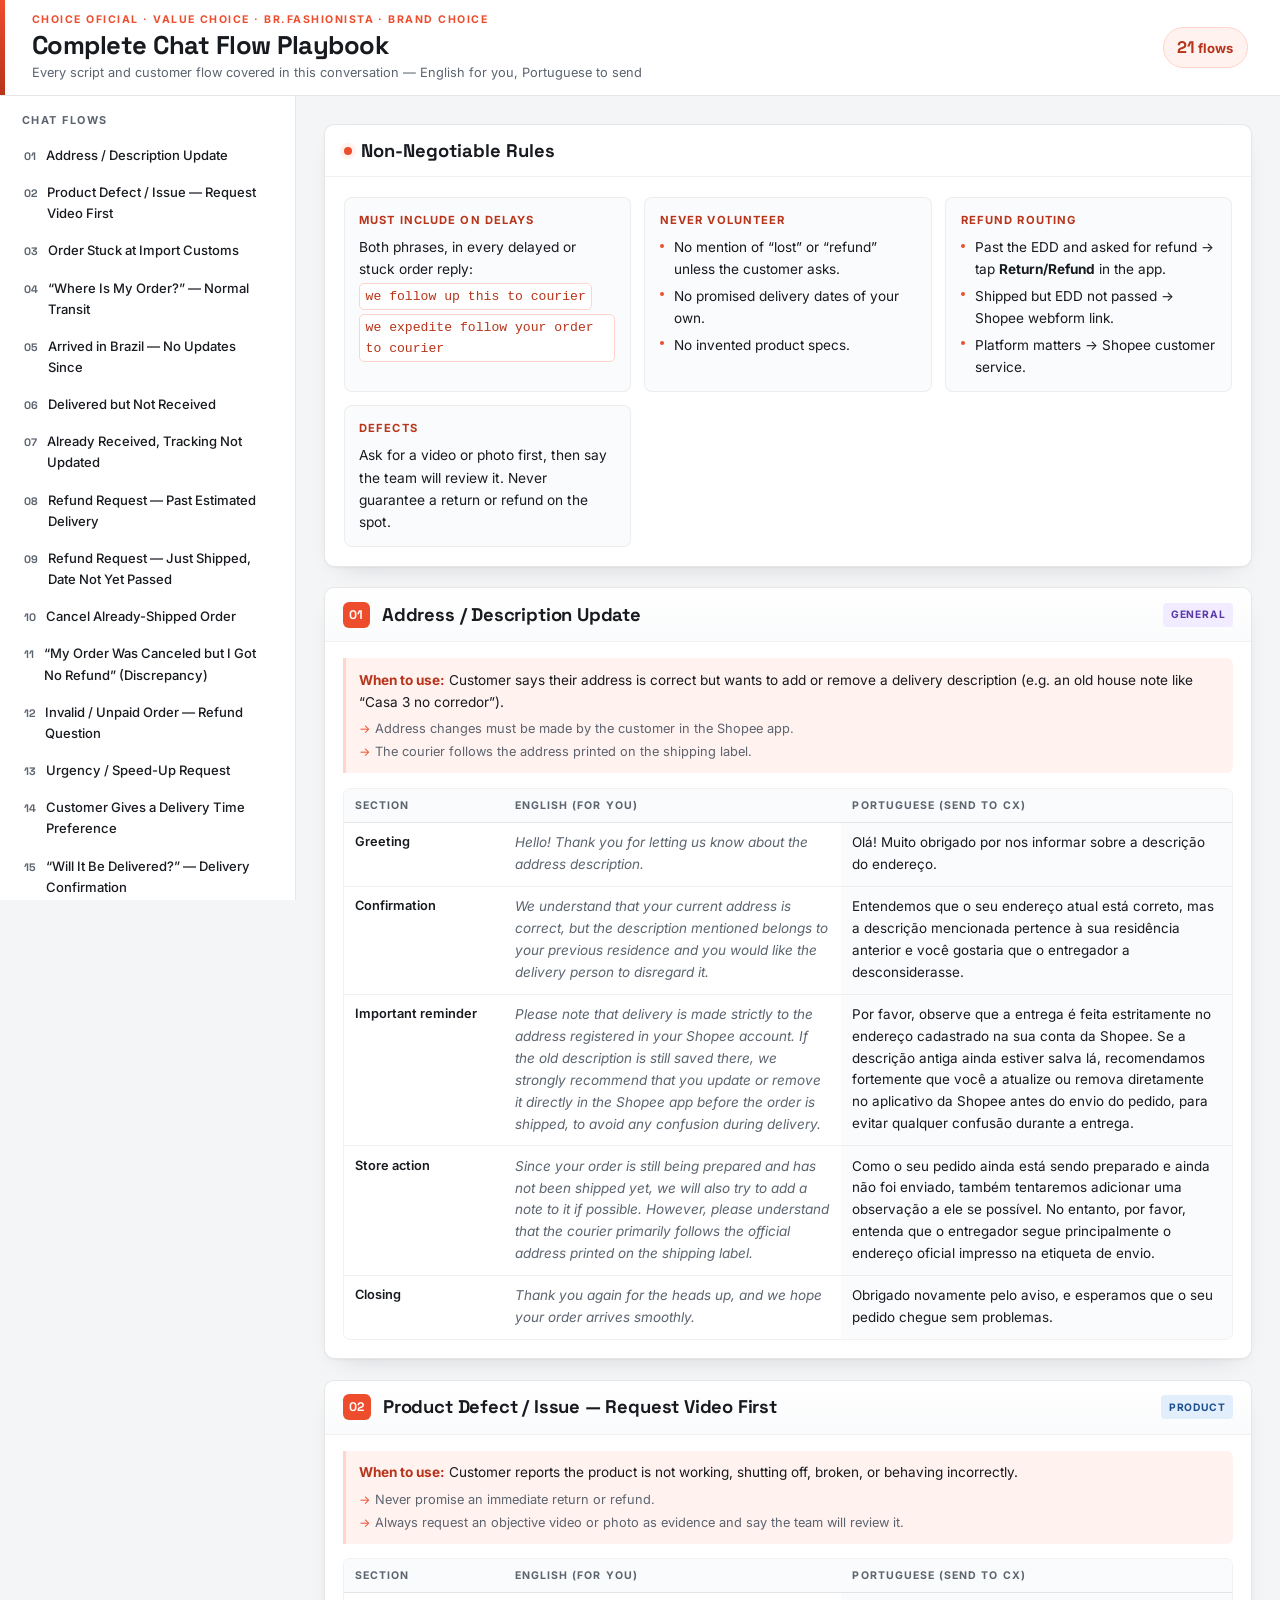
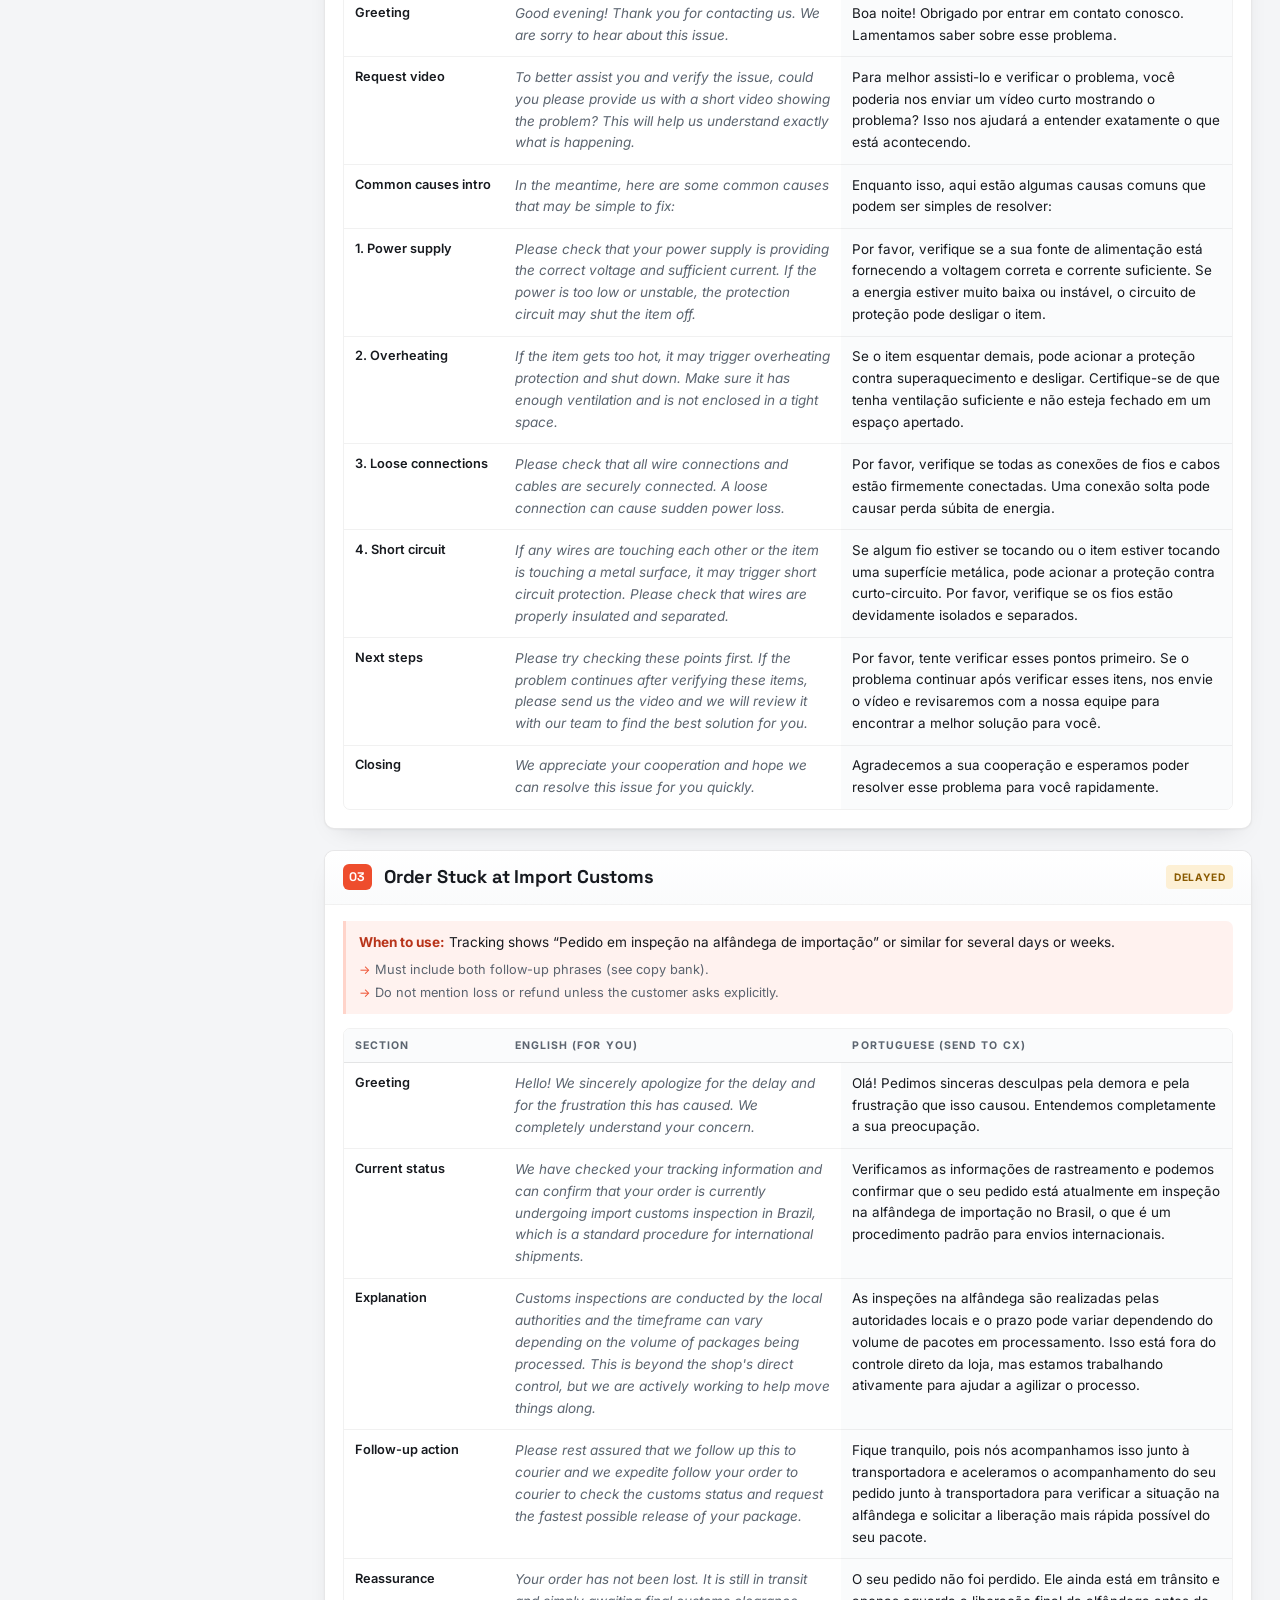
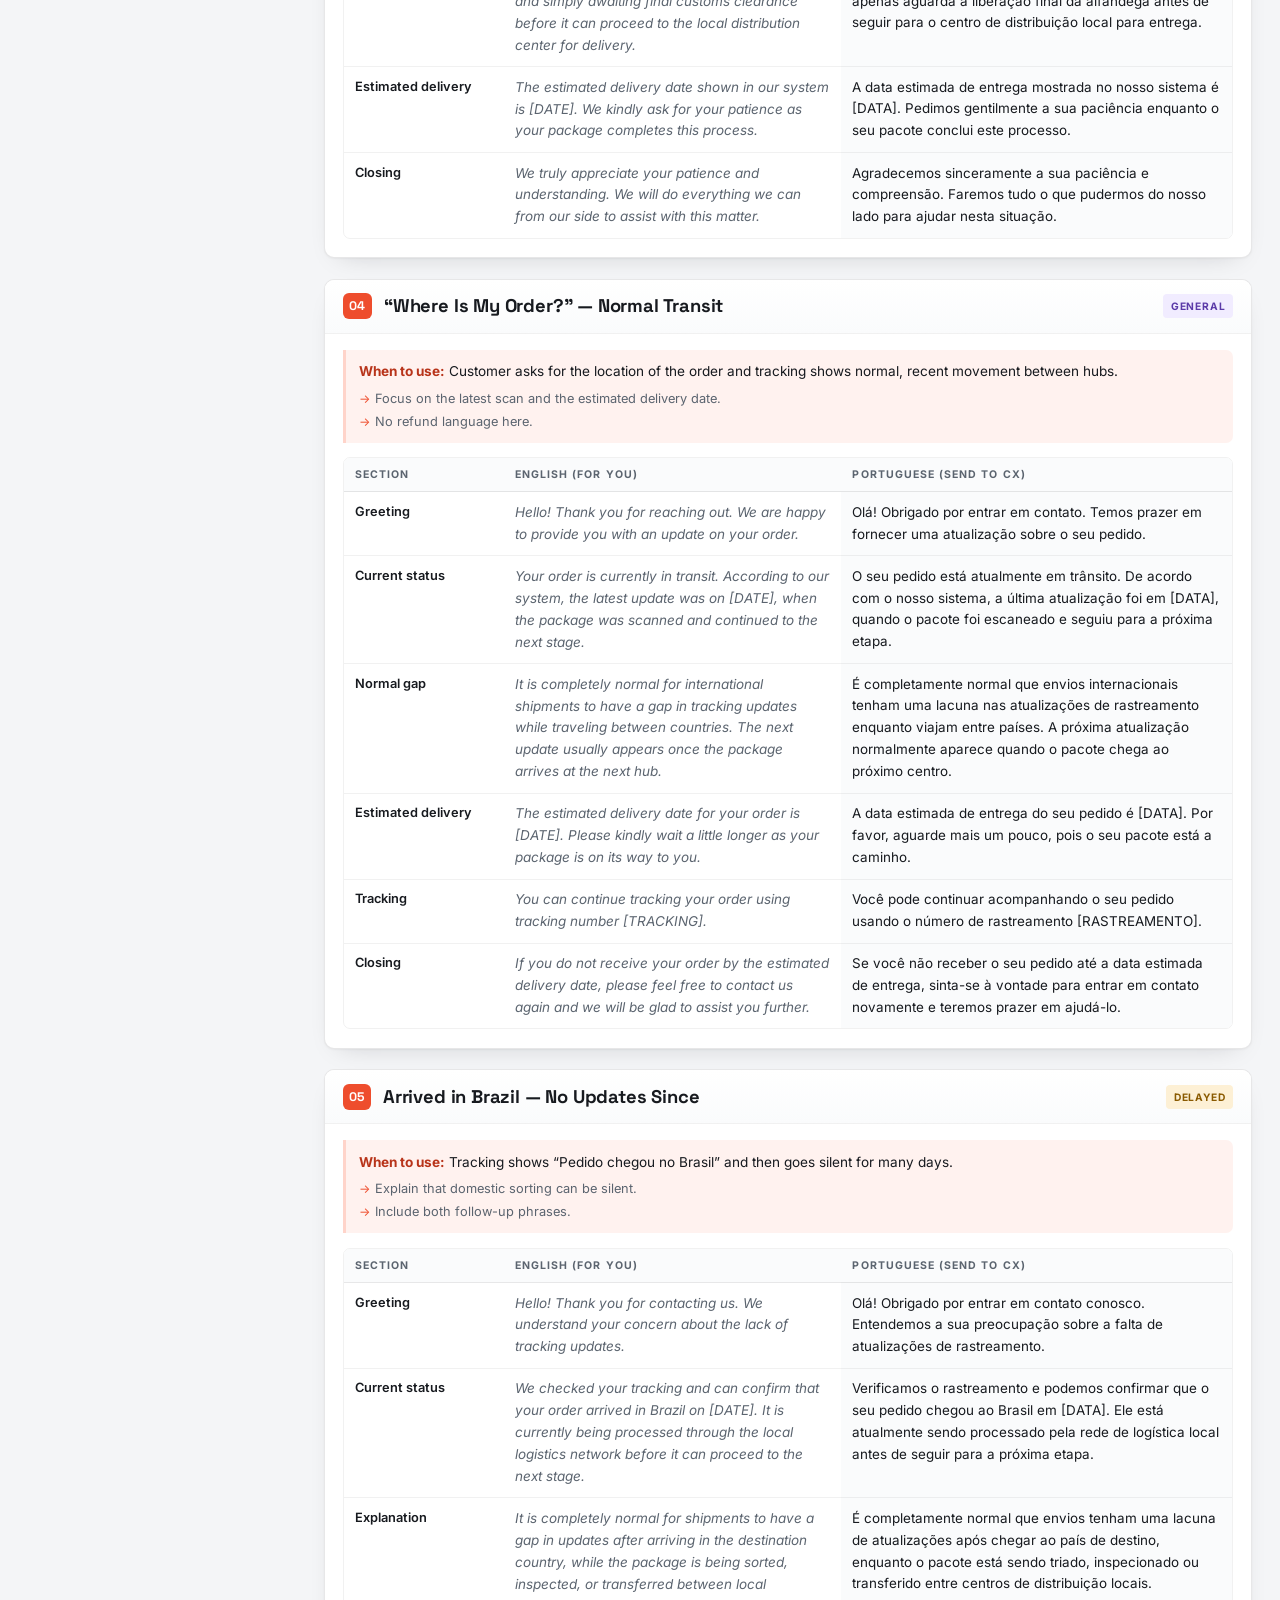
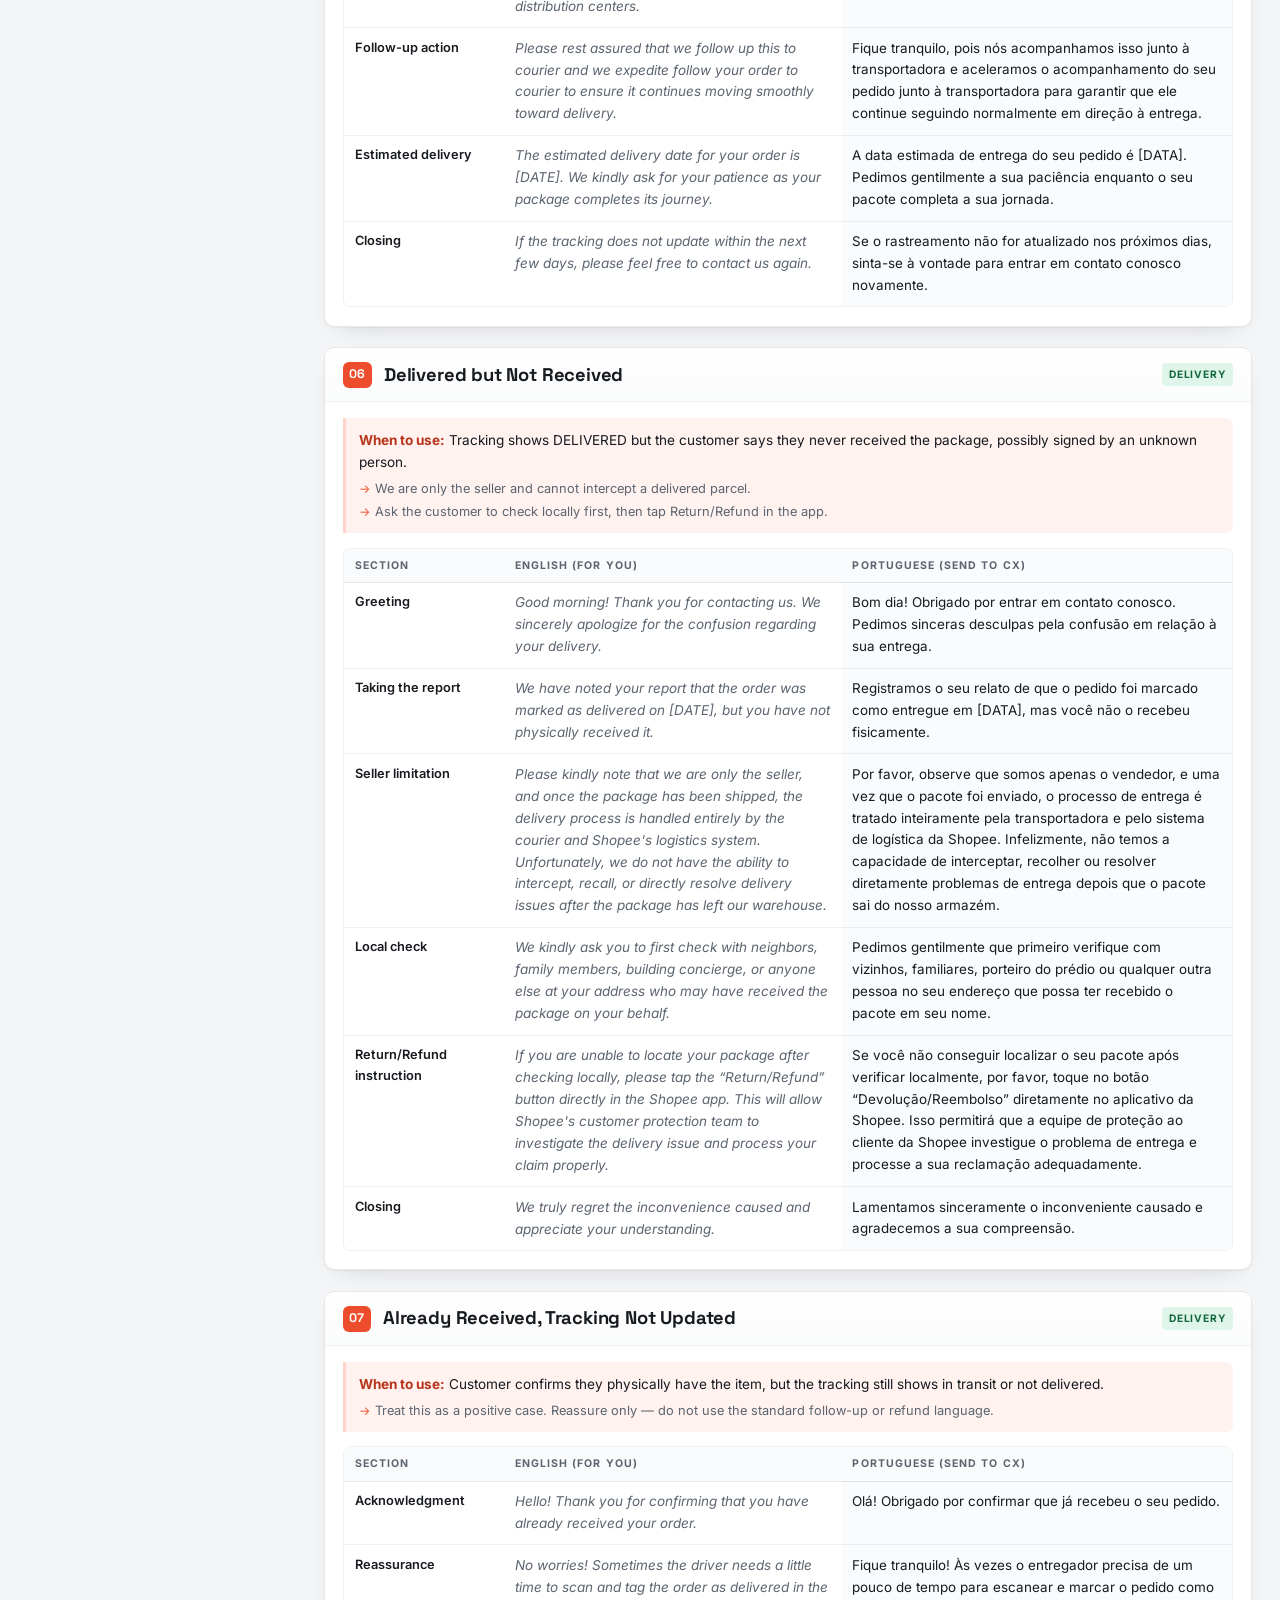
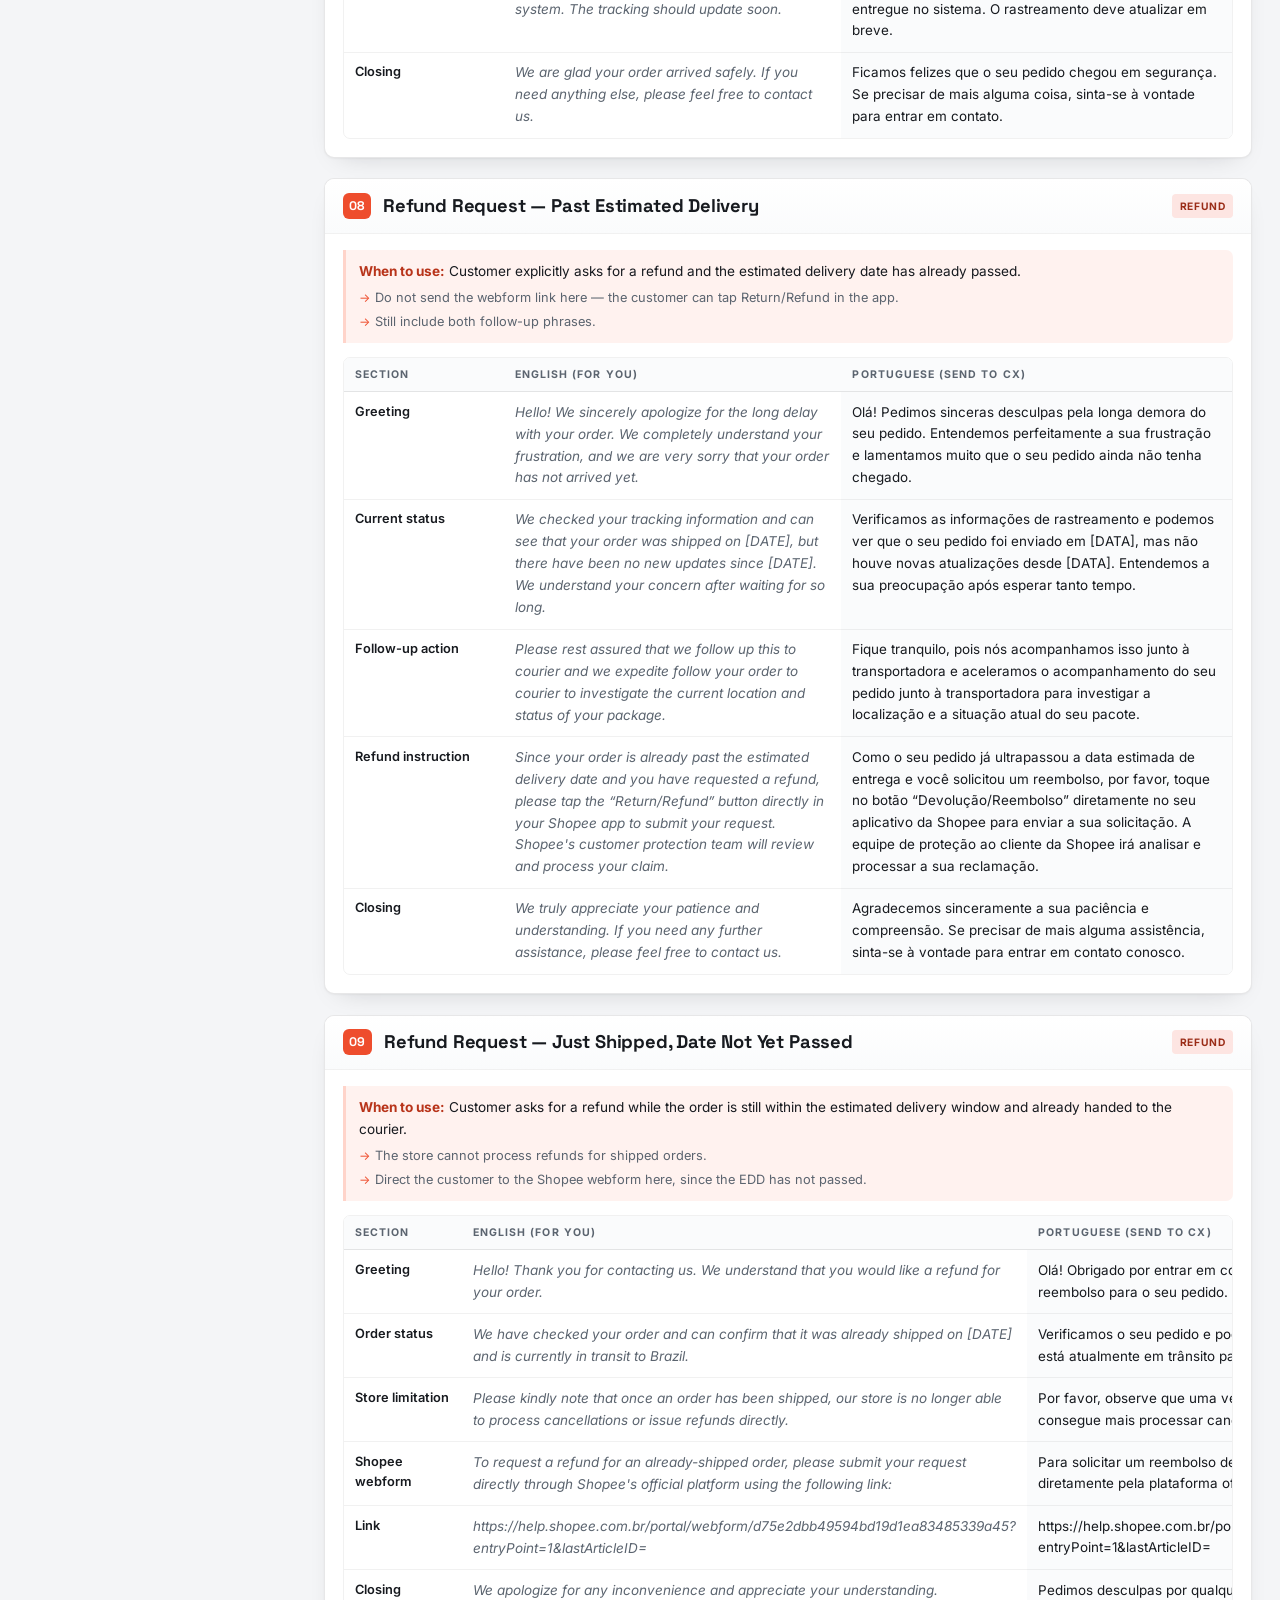
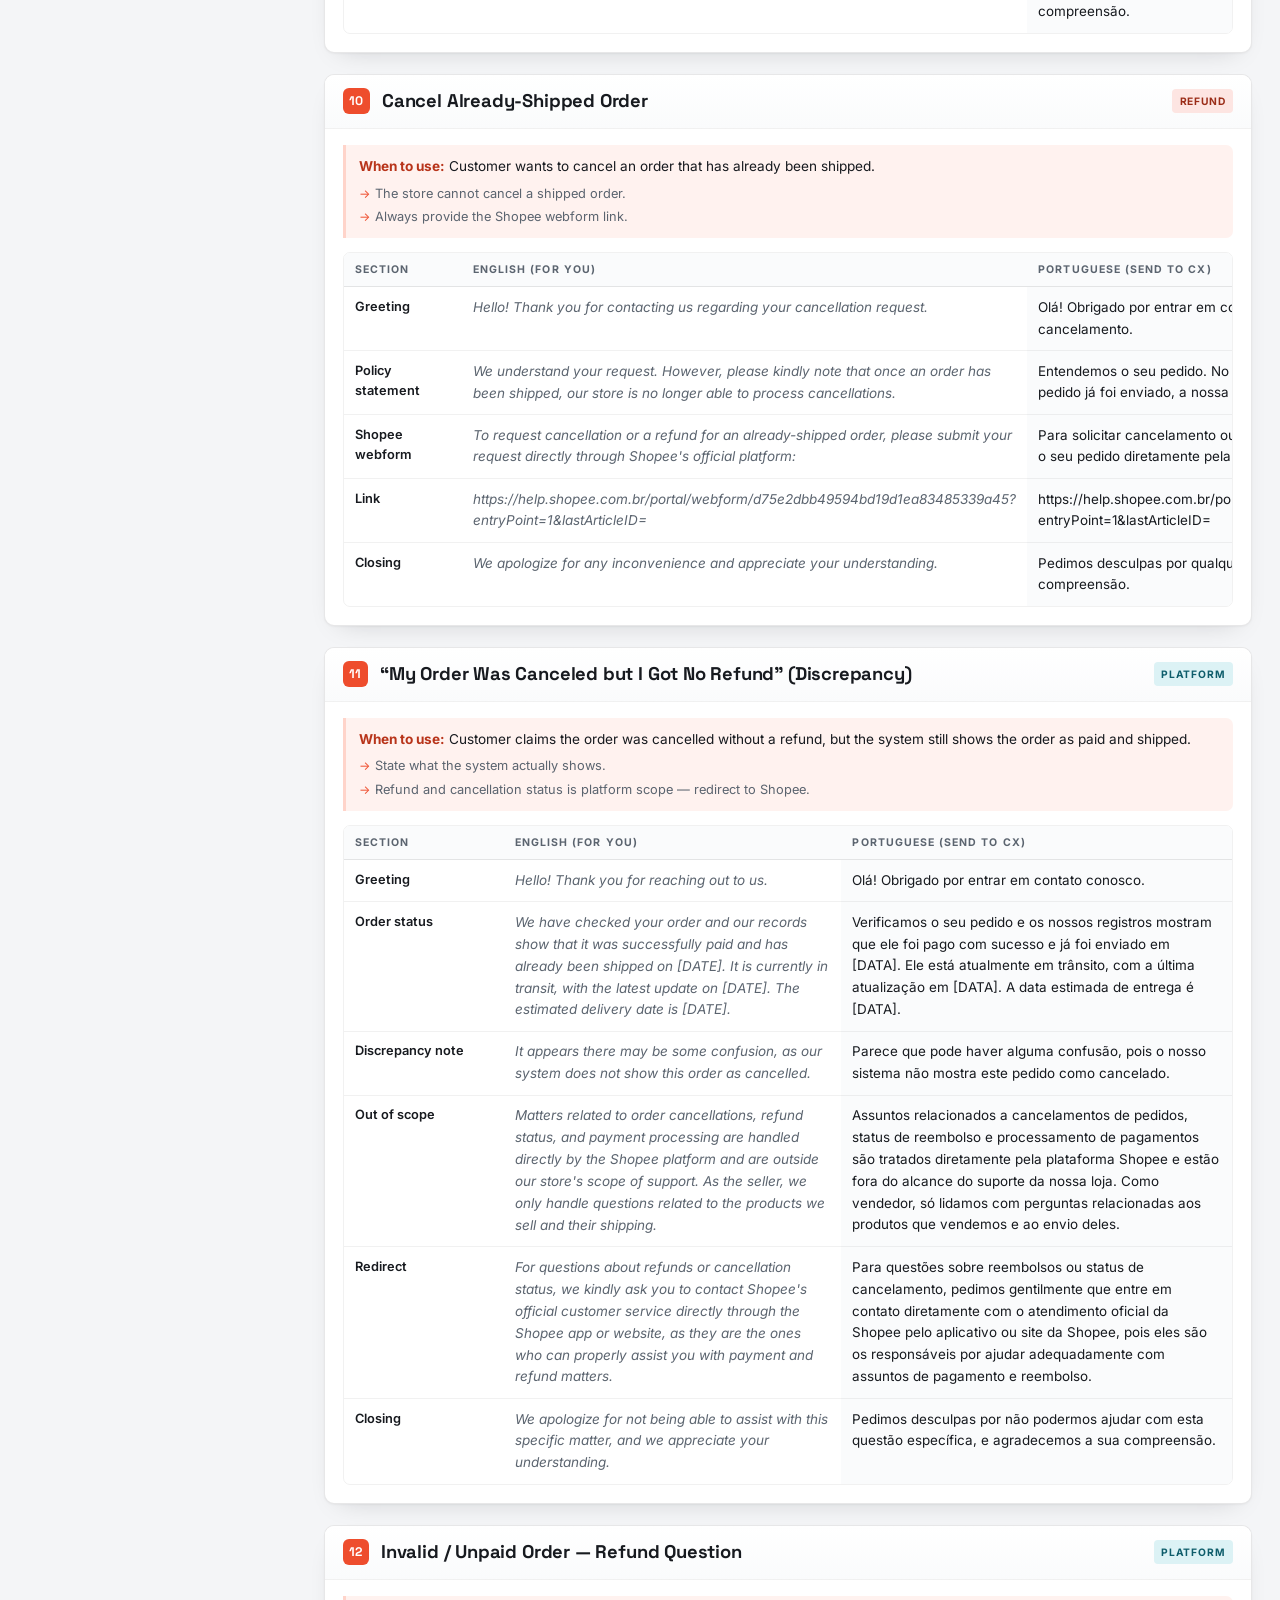
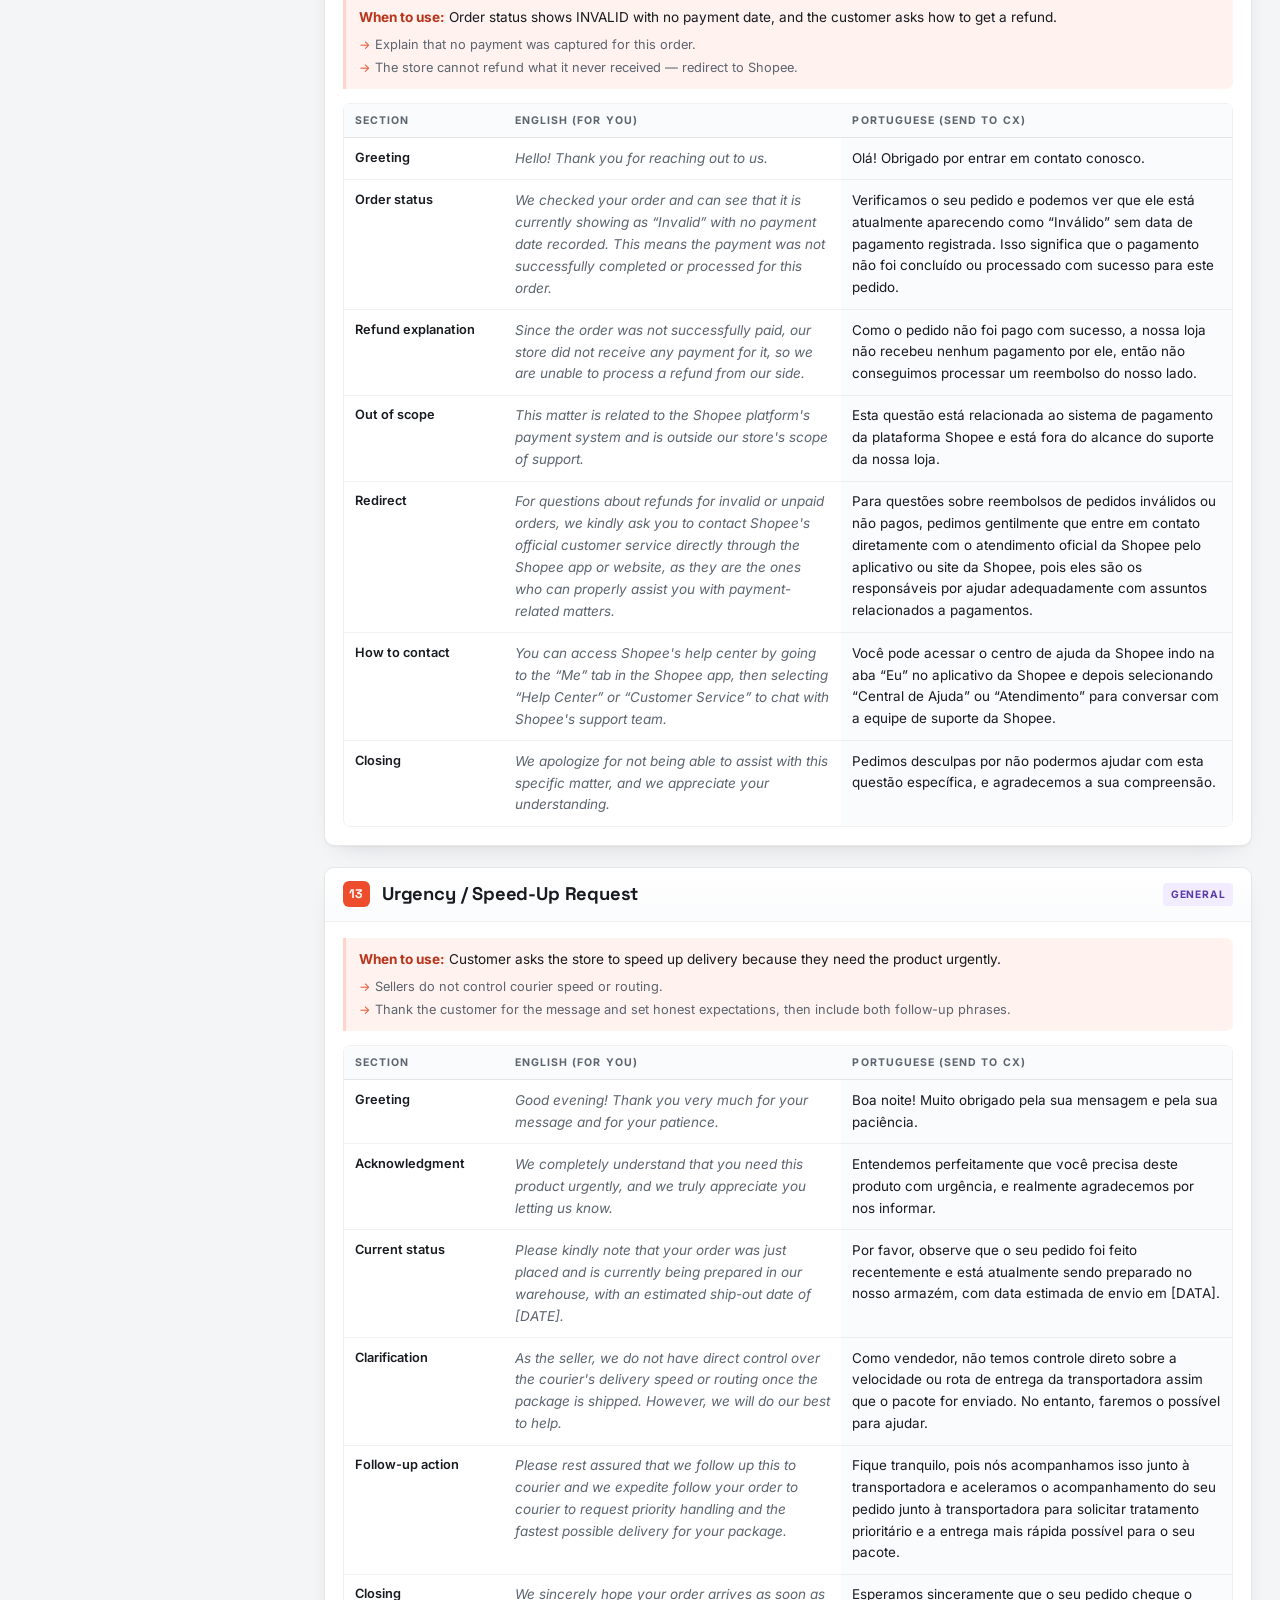
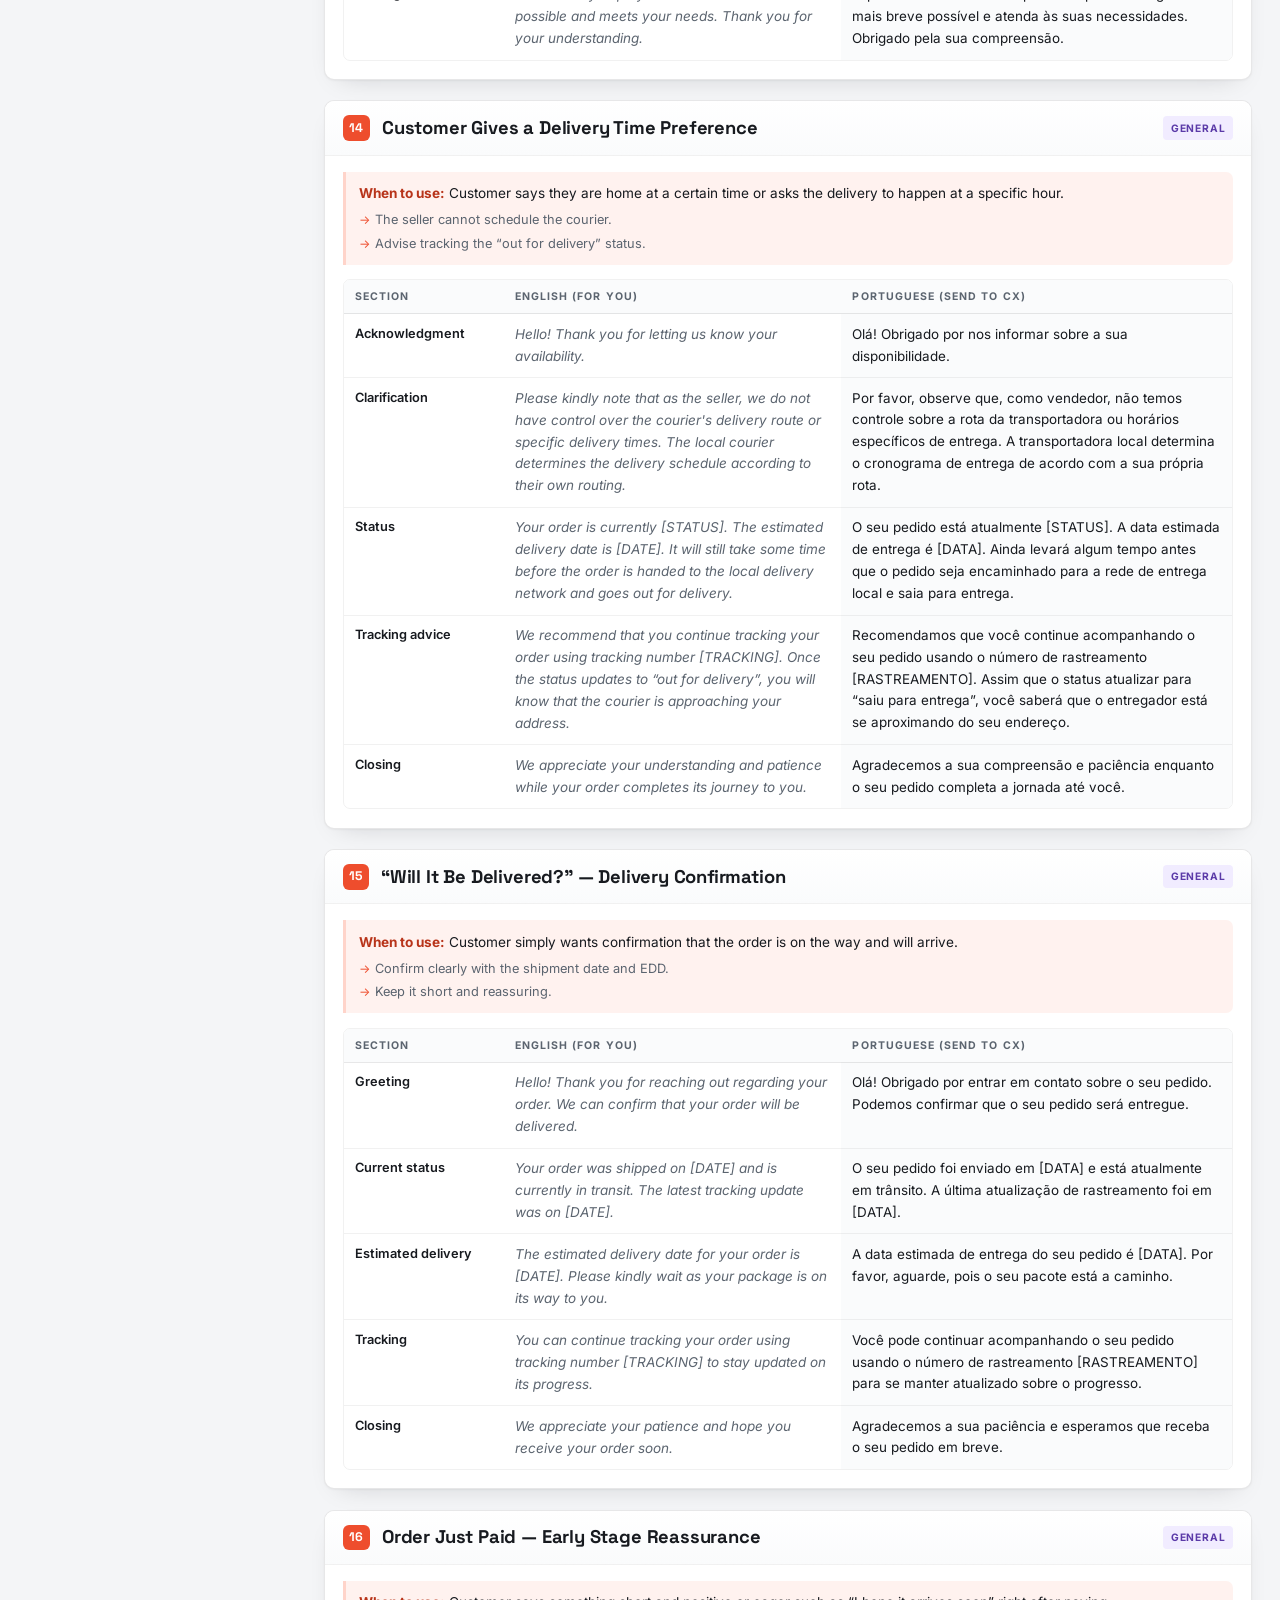
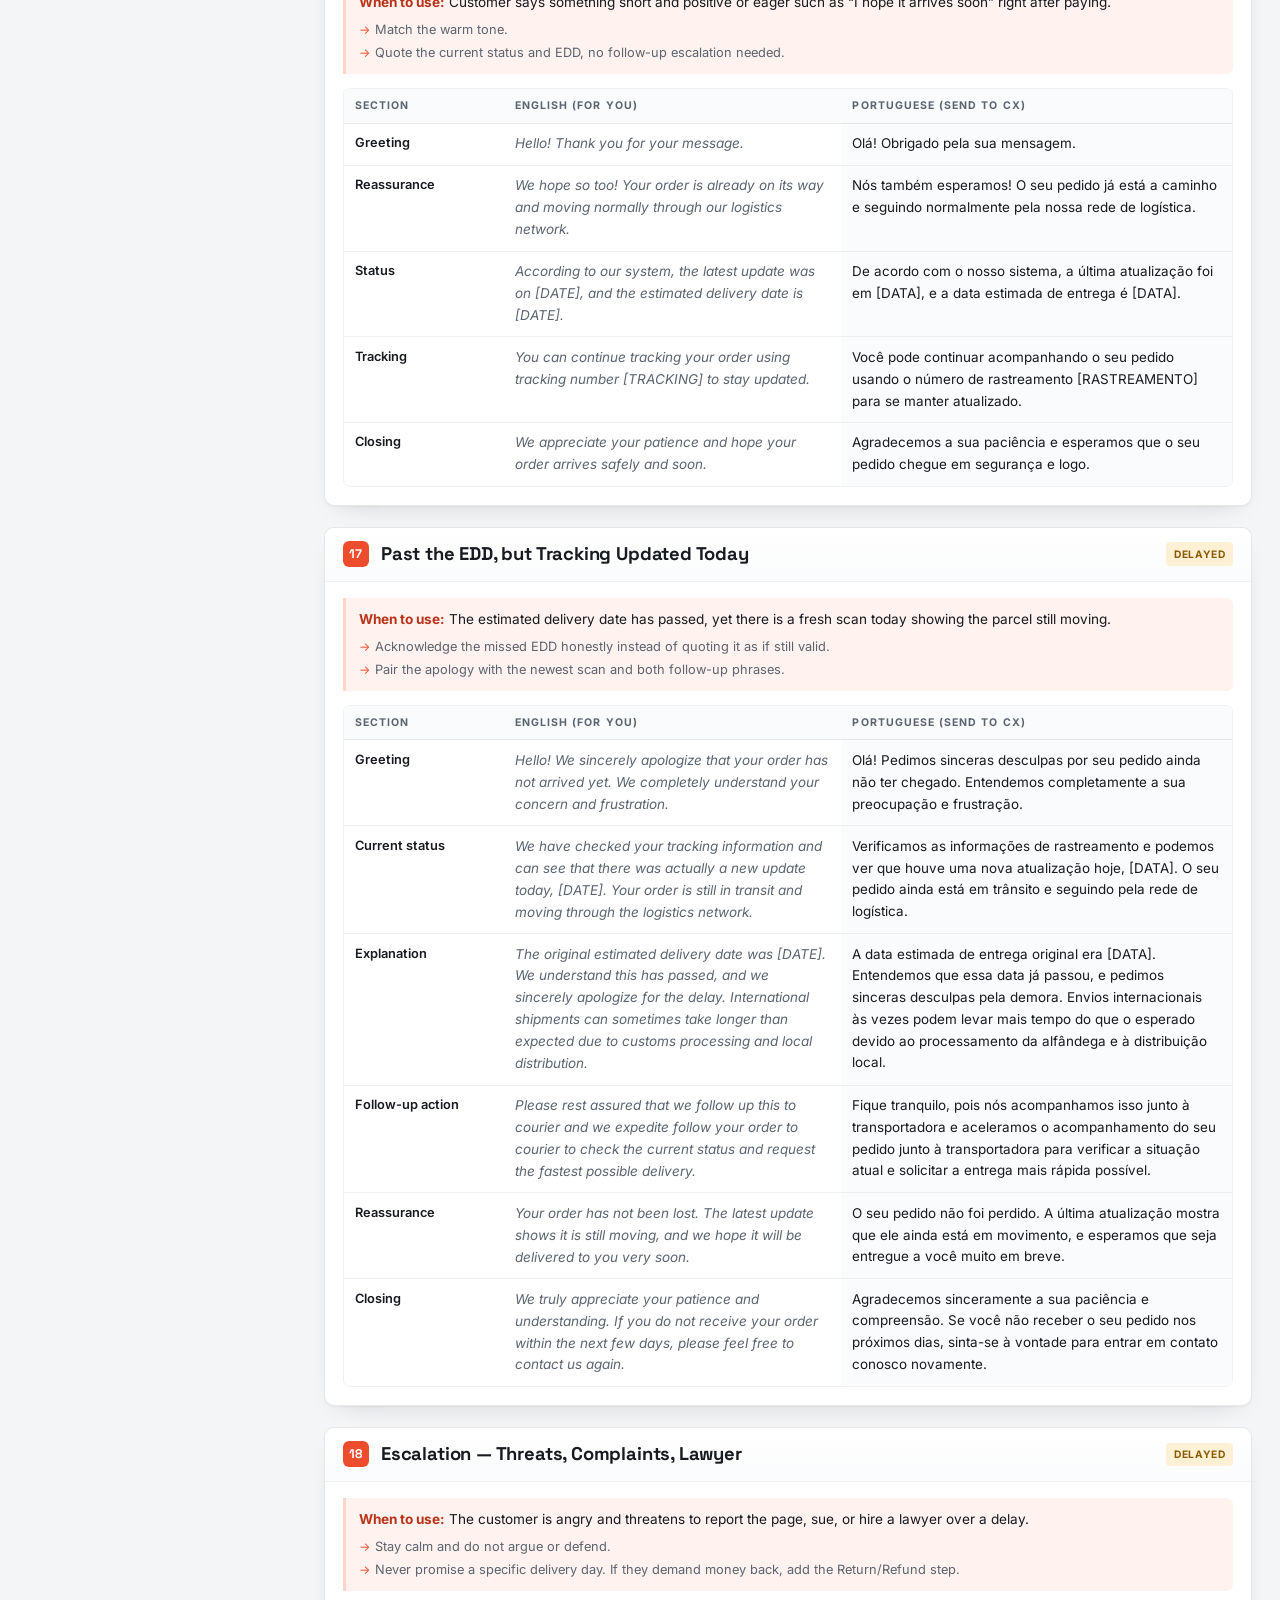
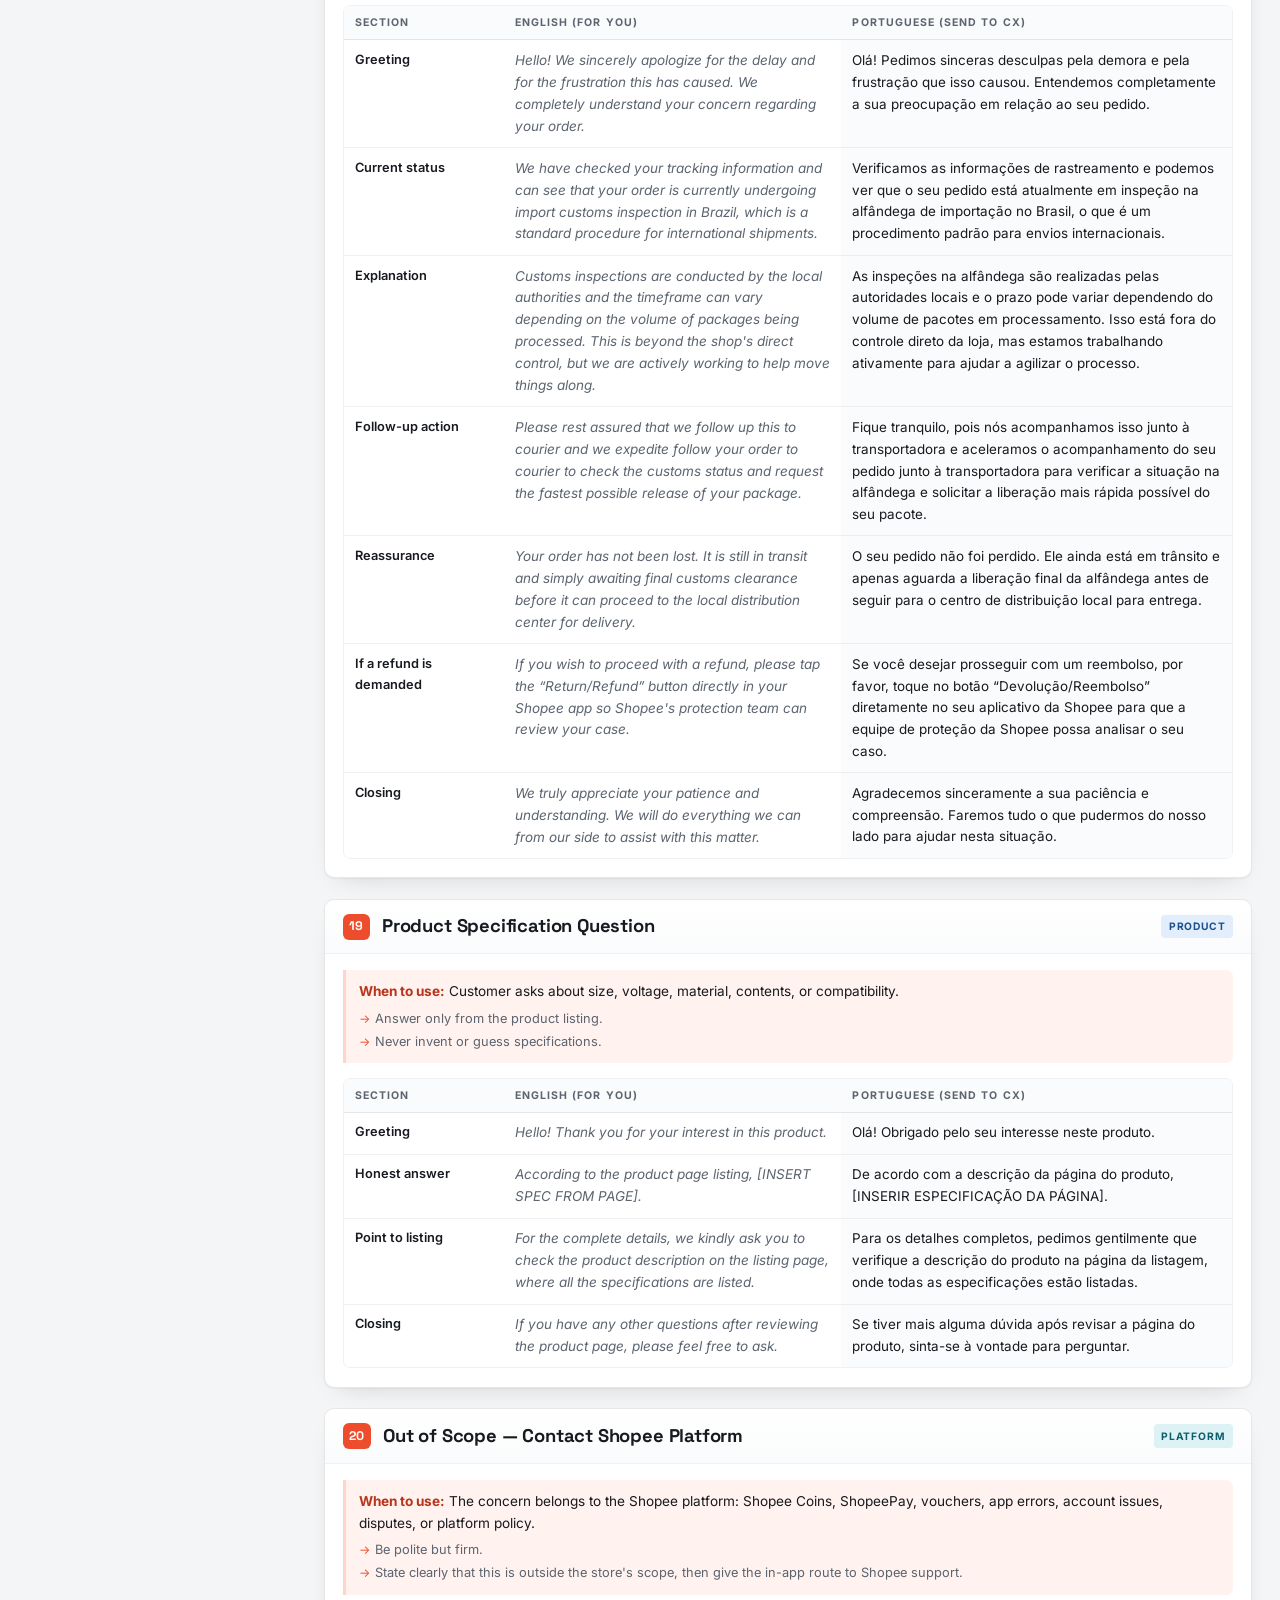
<file: public/assets/aistudio/shopee_cs_complete_chat_flows_999653e2.html>
<!DOCTYPE html>
<html lang="en">
<head>
<meta charset="UTF-8">
<meta name="viewport" content="width=device-width, initial-scale=1.0">
<title>Shopee CS — Complete Chat Flow Playbook</title>
<link rel="preconnect" href="https://fonts.googleapis.com">
<link rel="preconnect" href="https://fonts.gstatic.com" crossorigin>
<link href="https://fonts.googleapis.com/css2?family=Inter:wght@400;500;600;700&family=Space+Grotesk:wght@500;600;700&display=swap" rel="stylesheet">
<style>
:root {
  --bg: #f4f5f7;
  --surface: #ffffff;
  --surface-sunk: #fafbfc;
  --ink: #171a1f;
  --muted: #5b646f;
  --accent: #ee4d2d;
  --accent-deep: #b8341a;
  --accent-weak: color-mix(in oklab, var(--accent) 8%, var(--surface));
  --accent-line: color-mix(in oklab, var(--accent) 26%, var(--surface));
  --line: color-mix(in oklab, var(--ink) 10%, transparent);
  --line-soft: color-mix(in oklab, var(--ink) 6%, transparent);
  --step-0: clamp(0.88rem, 0.85rem + 0.2vw, 0.97rem);
  --step-1: clamp(1rem, 0.95rem + 0.35vw, 1.15rem);
  --step-2: clamp(1.25rem, 1.1rem + 0.8vw, 1.6rem);
  --step-3: clamp(1.5rem, 1.2rem + 1.5vw, 2.1rem);
  --space: clamp(0.9rem, 0.7rem + 1vw, 1.4rem);
  --radius: 10px;
  --shadow: 0 1px 2px rgba(16,19,24,0.04), 0 10px 26px -16px rgba(16,19,24,0.22);
  --sidebar-w: 296px;
  --head-h: 96px;
}
* { box-sizing: border-box; margin: 0; padding: 0; }
html { scroll-behavior: smooth; }
body {
  font-family: "Inter", "Hiragino Sans", "Yu Gothic", "Noto Sans JP", sans-serif;
  background: var(--bg);
  color: var(--ink);
  font-size: var(--step-0);
  line-height: 1.62;
  -webkit-font-smoothing: antialiased;
}
h1,h2,h3 { font-family: "Space Grotesk", "Inter", sans-serif; line-height: 1.2; }

/* ---------- top bar ---------- */
.topbar {
  position: fixed; inset: 0 0 auto 0; height: var(--head-h); z-index: 100;
  background: var(--surface);
  border-bottom: 1px solid var(--line);
  display: flex; align-items: center; gap: 1rem;
  padding: 0 clamp(1rem, 2.5vw, 2.2rem);
}
.topbar::before {
  content: ""; position: absolute; left: 0; top: 0; bottom: 0; width: 5px;
  background: linear-gradient(180deg, var(--accent), var(--accent-deep));
}
.brand { display: flex; flex-direction: column; gap: 2px; }
.eyebrow {
  font-size: 0.66rem; font-weight: 700; letter-spacing: 0.14em;
  text-transform: uppercase; color: var(--accent);
}
.topbar h1 { font-size: var(--step-2); font-weight: 700; letter-spacing: -0.02em; }
.topbar .sub { color: var(--muted); font-size: 0.8rem; }
.count-pill {
  margin-left: auto; display: flex; align-items: baseline; gap: 0.2rem;
  border: 1px solid var(--accent-line); background: var(--accent-weak);
  color: var(--accent-deep); border-radius: 999px;
  padding: 0.4rem 0.85rem; font-weight: 700; font-size: 0.82rem; white-space: nowrap;
}
.count-pill span { font-family: "Space Grotesk", sans-serif; font-size: 1.05rem; }

/* ---------- layout ---------- */
.layout { display: flex; padding-top: var(--head-h); min-height: 100vh; }

.sidebar {
  width: var(--sidebar-w); flex: 0 0 var(--sidebar-w);
  position: sticky; top: var(--head-h); align-self: flex-start;
  height: calc(100vh - var(--head-h)); overflow-y: auto;
  background: var(--surface); border-right: 1px solid var(--line);
  padding: 1.1rem 0.85rem 2rem;
  scrollbar-width: thin;
}
.sidebar h2 {
  font-size: 0.68rem; letter-spacing: 0.14em; text-transform: uppercase;
  color: var(--muted); font-weight: 700; padding: 0 0.5rem 0.7rem;
  font-family: "Inter", sans-serif;
}
.nav-list { list-style: none; display: flex; flex-direction: column; gap: 2px; }
.nav-list a {
  display: flex; align-items: baseline; gap: 0.6rem;
  padding: 0.44rem 0.55rem; border-radius: 7px;
  text-decoration: none; color: var(--ink); font-size: 0.815rem; font-weight: 500;
  border-left: 2px solid transparent;
  transition: background 0.14s ease, border-color 0.14s ease, color 0.14s ease;
}
.nav-list a:hover, .nav-list a:focus-visible {
  background: var(--accent-weak); border-left-color: var(--accent); color: var(--accent-deep);
}
.nav-num {
  font-family: "Space Grotesk", sans-serif; font-size: 0.68rem; font-weight: 700;
  color: var(--muted); flex: 0 0 auto; padding-top: 1px;
}
.nav-list a:hover .nav-num { color: var(--accent); }

main { flex: 1 1 auto; min-width: 0; padding: clamp(1rem, 2.2vw, 2rem); }
.stack { display: flex; flex-direction: column; gap: clamp(1rem, 1.6vw, 1.5rem); }

/* ---------- golden rules ---------- */
.golden {
  background: var(--surface); border-radius: var(--radius);
  border: 1px solid var(--line); box-shadow: var(--shadow);
  overflow: hidden;
}
.golden-head {
  padding: 0.9rem 1.15rem; border-bottom: 1px solid var(--line-soft);
  display: flex; align-items: center; gap: 0.6rem; flex-wrap: wrap;
}
.golden-head h2 { font-size: var(--step-1); font-weight: 700; }
.golden-head .pip {
  width: 8px; height: 8px; border-radius: 50%; background: var(--accent);
  box-shadow: 0 0 0 4px var(--accent-weak);
}
.golden-body { padding: 0.4rem 1.15rem 1.15rem; }
.golden-grid {
  display: grid; grid-template-columns: repeat(auto-fit, minmax(260px, 1fr));
  gap: 0.85rem; padding-top: 0.85rem;
}
.rule-card {
  background: var(--surface-sunk); border: 1px solid var(--line-soft);
  border-radius: 8px; padding: 0.8rem 0.9rem;
}
.rule-card h4 {
  font-family: "Inter", sans-serif; font-size: 0.7rem; letter-spacing: 0.1em;
  text-transform: uppercase; color: var(--accent-deep); font-weight: 700; margin-bottom: 0.45rem;
}
.rule-card p { font-size: 0.86rem; color: var(--ink); }
.rule-card code {
  display: inline-block; background: #fff; border: 1px solid var(--accent-line);
  border-radius: 5px; padding: 0.1rem 0.35rem; font-size: 0.82rem;
  font-family: ui-monospace, "SFMono-Regular", Menlo, monospace; color: var(--accent-deep);
  margin: 0.15rem 0;
}
.rule-card ul { list-style: none; display: flex; flex-direction: column; gap: 0.3rem; }
.rule-card li { font-size: 0.85rem; padding-left: 0.9rem; position: relative; }
.rule-card li::before {
  content: ""; position: absolute; left: 0; top: 0.55em;
  width: 4px; height: 4px; border-radius: 50%; background: var(--accent);
}

/* ---------- flow cards ---------- */
.flow-card {
  background: var(--surface); border: 1px solid var(--line);
  border-radius: var(--radius); box-shadow: var(--shadow);
  overflow: hidden; scroll-margin-top: calc(var(--head-h) + 14px);
}
.flow-head {
  display: flex; align-items: center; gap: 0.75rem; flex-wrap: wrap;
  padding: 0.85rem 1.1rem; border-bottom: 1px solid var(--line-soft);
  background: linear-gradient(180deg, #fff, var(--surface-sunk));
}
.flow-num {
  font-family: "Space Grotesk", sans-serif; font-size: 0.78rem; font-weight: 700;
  color: #fff; background: var(--accent); border-radius: 6px;
  padding: 0.18rem 0.4rem; letter-spacing: 0.02em; flex: 0 0 auto;
}
.flow-head h3 { font-size: var(--step-1); font-weight: 700; letter-spacing: -0.01em; flex: 1 1 auto; }
.tag {
  font-size: 0.64rem; font-weight: 700; letter-spacing: 0.09em; text-transform: uppercase;
  border-radius: 4px; padding: 0.22rem 0.45rem; flex: 0 0 auto;
}
.tag-general { background: #f1ecff; color: #5b3aa8; }
.tag-product { background: #e3eefc; color: #1c4f8c; }
.tag-delayed { background: #fdf0d5; color: #8a5a00; }
.tag-delivery { background: #dff5e9; color: #12673c; }
.tag-refund { background: #fde5e2; color: #9a2c17; }
.tag-platform { background: #dcf2f5; color: #0e5d6b; }

.flow-body { padding: 1rem 1.1rem 1.15rem; }
.context {
  border-left: 3px solid var(--accent-line); background: var(--accent-weak);
  border-radius: 0 7px 7px 0; padding: 0.65rem 0.85rem; margin-bottom: 0.9rem;
}
.context .when { font-size: 0.85rem; }
.context .when strong { color: var(--accent-deep); }
.rules { list-style: none; margin-top: 0.4rem; display: flex; flex-direction: column; gap: 0.15rem; }
.rules li {
  font-size: 0.8rem; color: var(--muted); padding-left: 0.95rem; position: relative;
}
.rules li::before {
  content: "\2192"; position: absolute; left: 0; color: var(--accent);
  font-size: 0.75rem; line-height: 1.7;
}

.table-wrap { overflow-x: auto; border: 1px solid var(--line-soft); border-radius: 7px; }
table { width: 100%; border-collapse: collapse; font-size: 0.845rem; }
thead th {
  background: var(--surface-sunk); text-align: left; padding: 0.5rem 0.7rem;
  font-size: 0.66rem; letter-spacing: 0.1em; text-transform: uppercase;
  color: var(--muted); font-weight: 700; border-bottom: 1px solid var(--line);
  white-space: nowrap;
}
tbody td { padding: 0.6rem 0.7rem; border-bottom: 1px solid var(--line-soft); vertical-align: top; }
tbody tr:last-child td { border-bottom: none; }
tbody td:nth-child(1) { width: 18%; min-width: 118px; font-weight: 600; font-size: 0.8rem; }
tbody td:nth-child(2) { width: 38%; color: var(--muted); font-style: italic; }
tbody td:nth-child(3) {
  width: 44%; background: var(--surface-sunk); font-size: 0.84rem;
}
tbody tr:hover td { background: #fffdfb; }
tbody tr:hover td:nth-child(3) { background: var(--accent-weak); }

.footnote {
  text-align: center; color: var(--muted); font-size: 0.78rem;
  padding: 0.5rem 0 2rem;
}

a:focus-visible { outline: 2px solid var(--accent); outline-offset: 2px; border-radius: 4px; }

@media (max-width: 900px) {
  .layout { flex-direction: column; }
  .sidebar {
    position: relative; top: 0; width: 100%; flex: 1 1 auto;
    height: auto; max-height: 250px; border-right: none;
    border-bottom: 1px solid var(--line);
  }
  .topbar { height: auto; padding: 0.7rem 1rem; }
  .count-pill { display: none; }
  main { padding: 0.85rem; }
  tbody td:nth-child(1) { min-width: 92px; }
}

@media print {
  body { background: #fff; }
  .topbar { position: static; height: auto; border-bottom: 1px solid #ccc; }
  .sidebar { display: none; }
  .layout { display: block; padding-top: 0; }
  .flow-card { break-inside: avoid; page-break-inside: avoid; box-shadow: none; border: 1px solid #ddd; }
  tbody tr:hover td { background: transparent; }
  tbody tr:hover td:nth-child(3) { background: #fafafa; }
}
@page { size: A4; margin: 14mm; }
</style>
</head>
<body>

<header class="topbar">
  <div class="brand">
    <span class="eyebrow">Choice Oficial · Value Choice · br.Fashionista · Brand Choice</span>
    <h1>Complete Chat Flow Playbook</h1>
    <span class="sub">Every script and customer flow covered in this conversation — English for you, Portuguese to send</span>
  </div>
  <div class="count-pill"><span>21</span> flows</div>
</header>

<div class="layout">

  <nav class="sidebar" aria-label="Chat flow navigation">
    <h2>Chat Flows</h2>
    <ul class="nav-list">
      <li><a href="#f1"><span class="nav-num">01</span><span>Address / Description Update</span></a></li>
      <li><a href="#f2"><span class="nav-num">02</span><span>Product Defect / Issue — Request Video First</span></a></li>
      <li><a href="#f3"><span class="nav-num">03</span><span>Order Stuck at Import Customs</span></a></li>
      <li><a href="#f4"><span class="nav-num">04</span><span>“Where Is My Order?” — Normal Transit</span></a></li>
      <li><a href="#f5"><span class="nav-num">05</span><span>Arrived in Brazil — No Updates Since</span></a></li>
      <li><a href="#f6"><span class="nav-num">06</span><span>Delivered but Not Received</span></a></li>
      <li><a href="#f7"><span class="nav-num">07</span><span>Already Received, Tracking Not Updated</span></a></li>
      <li><a href="#f8"><span class="nav-num">08</span><span>Refund Request — Past Estimated Delivery</span></a></li>
      <li><a href="#f9"><span class="nav-num">09</span><span>Refund Request — Just Shipped, Date Not Yet Passed</span></a></li>
      <li><a href="#f10"><span class="nav-num">10</span><span>Cancel Already-Shipped Order</span></a></li>
      <li><a href="#f11"><span class="nav-num">11</span><span>“My Order Was Canceled but I Got No Refund” (Discrepancy)</span></a></li>
      <li><a href="#f12"><span class="nav-num">12</span><span>Invalid / Unpaid Order — Refund Question</span></a></li>
      <li><a href="#f13"><span class="nav-num">13</span><span>Urgency / Speed-Up Request</span></a></li>
      <li><a href="#f14"><span class="nav-num">14</span><span>Customer Gives a Delivery Time Preference</span></a></li>
      <li><a href="#f15"><span class="nav-num">15</span><span>“Will It Be Delivered?” — Delivery Confirmation</span></a></li>
      <li><a href="#f16"><span class="nav-num">16</span><span>Order Just Paid — Early Stage Reassurance</span></a></li>
      <li><a href="#f17"><span class="nav-num">17</span><span>Past the EDD, but Tracking Updated Today</span></a></li>
      <li><a href="#f18"><span class="nav-num">18</span><span>Escalation — Threats, Complaints, Lawyer</span></a></li>
      <li><a href="#f19"><span class="nav-num">19</span><span>Product Specification Question</span></a></li>
      <li><a href="#f20"><span class="nav-num">20</span><span>Out of Scope — Contact Shopee Platform</span></a></li>
      <li><a href="#f21"><span class="nav-num">21</span><span>Payment / Installment Inquiry (Airpay, Credit Card)</span></a></li>
    </ul>
  </nav>

  <main>
    <div class="stack">

      <section class="golden">
        <div class="golden-head">
          <span class="pip"></span>
          <h2>Non-Negotiable Rules</h2>
        </div>
        <div class="golden-body">
          <div class="golden-grid">
            <div class="rule-card">
              <h4>Must include on delays</h4>
              <p>Both phrases, in every delayed or stuck order reply:</p>
              <code>we follow up this to courier</code>
              <code>we expedite follow your order to courier</code>
            </div>
            <div class="rule-card">
              <h4>Never volunteer</h4>
              <ul>
                <li>No mention of “lost” or “refund” unless the customer asks.</li>
                <li>No promised delivery dates of your own.</li>
                <li>No invented product specs.</li>
              </ul>
            </div>
            <div class="rule-card">
              <h4>Refund routing</h4>
              <ul>
                <li>Past the EDD and asked for refund → tap <strong>Return/Refund</strong> in the app.</li>
                <li>Shipped but EDD not passed → Shopee webform link.</li>
                <li>Platform matters → Shopee customer service.</li>
              </ul>
            </div>
            <div class="rule-card">
              <h4>Defects</h4>
              <p>Ask for a video or photo first, then say the team will review it. Never guarantee a return or refund on the spot.</p>
            </div>
          </div>
        </div>
      </section>


    <article class="flow-card" id="f1">
      <div class="flow-head">
        <span class="flow-num">01</span>
        <h3>Address / Description Update</h3>
        <span class="tag tag-general">General</span>
      </div>
      <div class="flow-body">
        <div class="context">
          <p class="when"><strong>When to use:</strong> Customer says their address is correct but wants to add or remove a delivery description (e.g. an old house note like “Casa 3 no corredor”).</p>
          <ul class="rules"><li>Address changes must be made by the customer in the Shopee app.</li><li>The courier follows the address printed on the shipping label.</li></ul>
        </div>
        <div class="table-wrap">
          <table>
            <thead><tr><th>Section</th><th>English (for you)</th><th>Portuguese (send to CX)</th></tr></thead>
            <tbody>
              <tr><td>Greeting</td><td>Hello! Thank you for letting us know about the address description.</td><td>Olá! Muito obrigado por nos informar sobre a descrição do endereço.</td></tr>
              <tr><td>Confirmation</td><td>We understand that your current address is correct, but the description mentioned belongs to your previous residence and you would like the delivery person to disregard it.</td><td>Entendemos que o seu endereço atual está correto, mas a descrição mencionada pertence à sua residência anterior e você gostaria que o entregador a desconsiderasse.</td></tr>
              <tr><td>Important reminder</td><td>Please note that delivery is made strictly to the address registered in your Shopee account. If the old description is still saved there, we strongly recommend that you update or remove it directly in the Shopee app before the order is shipped, to avoid any confusion during delivery.</td><td>Por favor, observe que a entrega é feita estritamente no endereço cadastrado na sua conta da Shopee. Se a descrição antiga ainda estiver salva lá, recomendamos fortemente que você a atualize ou remova diretamente no aplicativo da Shopee antes do envio do pedido, para evitar qualquer confusão durante a entrega.</td></tr>
              <tr><td>Store action</td><td>Since your order is still being prepared and has not been shipped yet, we will also try to add a note to it if possible. However, please understand that the courier primarily follows the official address printed on the shipping label.</td><td>Como o seu pedido ainda está sendo preparado e ainda não foi enviado, também tentaremos adicionar uma observação a ele se possível. No entanto, por favor, entenda que o entregador segue principalmente o endereço oficial impresso na etiqueta de envio.</td></tr>
              <tr><td>Closing</td><td>Thank you again for the heads up, and we hope your order arrives smoothly.</td><td>Obrigado novamente pelo aviso, e esperamos que o seu pedido chegue sem problemas.</td></tr>
            </tbody>
          </table>
        </div>
      </div>
    </article>

    <article class="flow-card" id="f2">
      <div class="flow-head">
        <span class="flow-num">02</span>
        <h3>Product Defect / Issue — Request Video First</h3>
        <span class="tag tag-product">Product</span>
      </div>
      <div class="flow-body">
        <div class="context">
          <p class="when"><strong>When to use:</strong> Customer reports the product is not working, shutting off, broken, or behaving incorrectly.</p>
          <ul class="rules"><li>Never promise an immediate return or refund.</li><li>Always request an objective video or photo as evidence and say the team will review it.</li></ul>
        </div>
        <div class="table-wrap">
          <table>
            <thead><tr><th>Section</th><th>English (for you)</th><th>Portuguese (send to CX)</th></tr></thead>
            <tbody>
              <tr><td>Greeting</td><td>Good evening! Thank you for contacting us. We are sorry to hear about this issue.</td><td>Boa noite! Obrigado por entrar em contato conosco. Lamentamos saber sobre esse problema.</td></tr>
              <tr><td>Request video</td><td>To better assist you and verify the issue, could you please provide us with a short video showing the problem? This will help us understand exactly what is happening.</td><td>Para melhor assisti-lo e verificar o problema, você poderia nos enviar um vídeo curto mostrando o problema? Isso nos ajudará a entender exatamente o que está acontecendo.</td></tr>
              <tr><td>Common causes intro</td><td>In the meantime, here are some common causes that may be simple to fix:</td><td>Enquanto isso, aqui estão algumas causas comuns que podem ser simples de resolver:</td></tr>
              <tr><td>1. Power supply</td><td>Please check that your power supply is providing the correct voltage and sufficient current. If the power is too low or unstable, the protection circuit may shut the item off.</td><td>Por favor, verifique se a sua fonte de alimentação está fornecendo a voltagem correta e corrente suficiente. Se a energia estiver muito baixa ou instável, o circuito de proteção pode desligar o item.</td></tr>
              <tr><td>2. Overheating</td><td>If the item gets too hot, it may trigger overheating protection and shut down. Make sure it has enough ventilation and is not enclosed in a tight space.</td><td>Se o item esquentar demais, pode acionar a proteção contra superaquecimento e desligar. Certifique-se de que tenha ventilação suficiente e não esteja fechado em um espaço apertado.</td></tr>
              <tr><td>3. Loose connections</td><td>Please check that all wire connections and cables are securely connected. A loose connection can cause sudden power loss.</td><td>Por favor, verifique se todas as conexões de fios e cabos estão firmemente conectadas. Uma conexão solta pode causar perda súbita de energia.</td></tr>
              <tr><td>4. Short circuit</td><td>If any wires are touching each other or the item is touching a metal surface, it may trigger short circuit protection. Please check that wires are properly insulated and separated.</td><td>Se algum fio estiver se tocando ou o item estiver tocando uma superfície metálica, pode acionar a proteção contra curto-circuito. Por favor, verifique se os fios estão devidamente isolados e separados.</td></tr>
              <tr><td>Next steps</td><td>Please try checking these points first. If the problem continues after verifying these items, please send us the video and we will review it with our team to find the best solution for you.</td><td>Por favor, tente verificar esses pontos primeiro. Se o problema continuar após verificar esses itens, nos envie o vídeo e revisaremos com a nossa equipe para encontrar a melhor solução para você.</td></tr>
              <tr><td>Closing</td><td>We appreciate your cooperation and hope we can resolve this issue for you quickly.</td><td>Agradecemos a sua cooperação e esperamos poder resolver esse problema para você rapidamente.</td></tr>
            </tbody>
          </table>
        </div>
      </div>
    </article>

    <article class="flow-card" id="f3">
      <div class="flow-head">
        <span class="flow-num">03</span>
        <h3>Order Stuck at Import Customs</h3>
        <span class="tag tag-delayed">Delayed</span>
      </div>
      <div class="flow-body">
        <div class="context">
          <p class="when"><strong>When to use:</strong> Tracking shows “Pedido em inspeção na alfândega de importação” or similar for several days or weeks.</p>
          <ul class="rules"><li>Must include both follow-up phrases (see copy bank).</li><li>Do not mention loss or refund unless the customer asks explicitly.</li></ul>
        </div>
        <div class="table-wrap">
          <table>
            <thead><tr><th>Section</th><th>English (for you)</th><th>Portuguese (send to CX)</th></tr></thead>
            <tbody>
              <tr><td>Greeting</td><td>Hello! We sincerely apologize for the delay and for the frustration this has caused. We completely understand your concern.</td><td>Olá! Pedimos sinceras desculpas pela demora e pela frustração que isso causou. Entendemos completamente a sua preocupação.</td></tr>
              <tr><td>Current status</td><td>We have checked your tracking information and can confirm that your order is currently undergoing import customs inspection in Brazil, which is a standard procedure for international shipments.</td><td>Verificamos as informações de rastreamento e podemos confirmar que o seu pedido está atualmente em inspeção na alfândega de importação no Brasil, o que é um procedimento padrão para envios internacionais.</td></tr>
              <tr><td>Explanation</td><td>Customs inspections are conducted by the local authorities and the timeframe can vary depending on the volume of packages being processed. This is beyond the shop&#x27;s direct control, but we are actively working to help move things along.</td><td>As inspeções na alfândega são realizadas pelas autoridades locais e o prazo pode variar dependendo do volume de pacotes em processamento. Isso está fora do controle direto da loja, mas estamos trabalhando ativamente para ajudar a agilizar o processo.</td></tr>
              <tr><td>Follow-up action</td><td>Please rest assured that we follow up this to courier and we expedite follow your order to courier to check the customs status and request the fastest possible release of your package.</td><td>Fique tranquilo, pois nós acompanhamos isso junto à transportadora e aceleramos o acompanhamento do seu pedido junto à transportadora para verificar a situação na alfândega e solicitar a liberação mais rápida possível do seu pacote.</td></tr>
              <tr><td>Reassurance</td><td>Your order has not been lost. It is still in transit and simply awaiting final customs clearance before it can proceed to the local distribution center for delivery.</td><td>O seu pedido não foi perdido. Ele ainda está em trânsito e apenas aguarda a liberação final da alfândega antes de seguir para o centro de distribuição local para entrega.</td></tr>
              <tr><td>Estimated delivery</td><td>The estimated delivery date shown in our system is [DATE]. We kindly ask for your patience as your package completes this process.</td><td>A data estimada de entrega mostrada no nosso sistema é [DATA]. Pedimos gentilmente a sua paciência enquanto o seu pacote conclui este processo.</td></tr>
              <tr><td>Closing</td><td>We truly appreciate your patience and understanding. We will do everything we can from our side to assist with this matter.</td><td>Agradecemos sinceramente a sua paciência e compreensão. Faremos tudo o que pudermos do nosso lado para ajudar nesta situação.</td></tr>
            </tbody>
          </table>
        </div>
      </div>
    </article>

    <article class="flow-card" id="f4">
      <div class="flow-head">
        <span class="flow-num">04</span>
        <h3>“Where Is My Order?” — Normal Transit</h3>
        <span class="tag tag-general">General</span>
      </div>
      <div class="flow-body">
        <div class="context">
          <p class="when"><strong>When to use:</strong> Customer asks for the location of the order and tracking shows normal, recent movement between hubs.</p>
          <ul class="rules"><li>Focus on the latest scan and the estimated delivery date.</li><li>No refund language here.</li></ul>
        </div>
        <div class="table-wrap">
          <table>
            <thead><tr><th>Section</th><th>English (for you)</th><th>Portuguese (send to CX)</th></tr></thead>
            <tbody>
              <tr><td>Greeting</td><td>Hello! Thank you for reaching out. We are happy to provide you with an update on your order.</td><td>Olá! Obrigado por entrar em contato. Temos prazer em fornecer uma atualização sobre o seu pedido.</td></tr>
              <tr><td>Current status</td><td>Your order is currently in transit. According to our system, the latest update was on [DATE], when the package was scanned and continued to the next stage.</td><td>O seu pedido está atualmente em trânsito. De acordo com o nosso sistema, a última atualização foi em [DATA], quando o pacote foi escaneado e seguiu para a próxima etapa.</td></tr>
              <tr><td>Normal gap</td><td>It is completely normal for international shipments to have a gap in tracking updates while traveling between countries. The next update usually appears once the package arrives at the next hub.</td><td>É completamente normal que envios internacionais tenham uma lacuna nas atualizações de rastreamento enquanto viajam entre países. A próxima atualização normalmente aparece quando o pacote chega ao próximo centro.</td></tr>
              <tr><td>Estimated delivery</td><td>The estimated delivery date for your order is [DATE]. Please kindly wait a little longer as your package is on its way to you.</td><td>A data estimada de entrega do seu pedido é [DATA]. Por favor, aguarde mais um pouco, pois o seu pacote está a caminho.</td></tr>
              <tr><td>Tracking</td><td>You can continue tracking your order using tracking number [TRACKING].</td><td>Você pode continuar acompanhando o seu pedido usando o número de rastreamento [RASTREAMENTO].</td></tr>
              <tr><td>Closing</td><td>If you do not receive your order by the estimated delivery date, please feel free to contact us again and we will be glad to assist you further.</td><td>Se você não receber o seu pedido até a data estimada de entrega, sinta-se à vontade para entrar em contato novamente e teremos prazer em ajudá-lo.</td></tr>
            </tbody>
          </table>
        </div>
      </div>
    </article>

    <article class="flow-card" id="f5">
      <div class="flow-head">
        <span class="flow-num">05</span>
        <h3>Arrived in Brazil — No Updates Since</h3>
        <span class="tag tag-delayed">Delayed</span>
      </div>
      <div class="flow-body">
        <div class="context">
          <p class="when"><strong>When to use:</strong> Tracking shows “Pedido chegou no Brasil” and then goes silent for many days.</p>
          <ul class="rules"><li>Explain that domestic sorting can be silent.</li><li>Include both follow-up phrases.</li></ul>
        </div>
        <div class="table-wrap">
          <table>
            <thead><tr><th>Section</th><th>English (for you)</th><th>Portuguese (send to CX)</th></tr></thead>
            <tbody>
              <tr><td>Greeting</td><td>Hello! Thank you for contacting us. We understand your concern about the lack of tracking updates.</td><td>Olá! Obrigado por entrar em contato conosco. Entendemos a sua preocupação sobre a falta de atualizações de rastreamento.</td></tr>
              <tr><td>Current status</td><td>We checked your tracking and can confirm that your order arrived in Brazil on [DATE]. It is currently being processed through the local logistics network before it can proceed to the next stage.</td><td>Verificamos o rastreamento e podemos confirmar que o seu pedido chegou ao Brasil em [DATA]. Ele está atualmente sendo processado pela rede de logística local antes de seguir para a próxima etapa.</td></tr>
              <tr><td>Explanation</td><td>It is completely normal for shipments to have a gap in updates after arriving in the destination country, while the package is being sorted, inspected, or transferred between local distribution centers.</td><td>É completamente normal que envios tenham uma lacuna de atualizações após chegar ao país de destino, enquanto o pacote está sendo triado, inspecionado ou transferido entre centros de distribuição locais.</td></tr>
              <tr><td>Follow-up action</td><td>Please rest assured that we follow up this to courier and we expedite follow your order to courier to ensure it continues moving smoothly toward delivery.</td><td>Fique tranquilo, pois nós acompanhamos isso junto à transportadora e aceleramos o acompanhamento do seu pedido junto à transportadora para garantir que ele continue seguindo normalmente em direção à entrega.</td></tr>
              <tr><td>Estimated delivery</td><td>The estimated delivery date for your order is [DATE]. We kindly ask for your patience as your package completes its journey.</td><td>A data estimada de entrega do seu pedido é [DATA]. Pedimos gentilmente a sua paciência enquanto o seu pacote completa a sua jornada.</td></tr>
              <tr><td>Closing</td><td>If the tracking does not update within the next few days, please feel free to contact us again.</td><td>Se o rastreamento não for atualizado nos próximos dias, sinta-se à vontade para entrar em contato conosco novamente.</td></tr>
            </tbody>
          </table>
        </div>
      </div>
    </article>

    <article class="flow-card" id="f6">
      <div class="flow-head">
        <span class="flow-num">06</span>
        <h3>Delivered but Not Received</h3>
        <span class="tag tag-delivery">Delivery</span>
      </div>
      <div class="flow-body">
        <div class="context">
          <p class="when"><strong>When to use:</strong> Tracking shows DELIVERED but the customer says they never received the package, possibly signed by an unknown person.</p>
          <ul class="rules"><li>We are only the seller and cannot intercept a delivered parcel.</li><li>Ask the customer to check locally first, then tap Return/Refund in the app.</li></ul>
        </div>
        <div class="table-wrap">
          <table>
            <thead><tr><th>Section</th><th>English (for you)</th><th>Portuguese (send to CX)</th></tr></thead>
            <tbody>
              <tr><td>Greeting</td><td>Good morning! Thank you for contacting us. We sincerely apologize for the confusion regarding your delivery.</td><td>Bom dia! Obrigado por entrar em contato conosco. Pedimos sinceras desculpas pela confusão em relação à sua entrega.</td></tr>
              <tr><td>Taking the report</td><td>We have noted your report that the order was marked as delivered on [DATE], but you have not physically received it.</td><td>Registramos o seu relato de que o pedido foi marcado como entregue em [DATA], mas você não o recebeu fisicamente.</td></tr>
              <tr><td>Seller limitation</td><td>Please kindly note that we are only the seller, and once the package has been shipped, the delivery process is handled entirely by the courier and Shopee&#x27;s logistics system. Unfortunately, we do not have the ability to intercept, recall, or directly resolve delivery issues after the package has left our warehouse.</td><td>Por favor, observe que somos apenas o vendedor, e uma vez que o pacote foi enviado, o processo de entrega é tratado inteiramente pela transportadora e pelo sistema de logística da Shopee. Infelizmente, não temos a capacidade de interceptar, recolher ou resolver diretamente problemas de entrega depois que o pacote sai do nosso armazém.</td></tr>
              <tr><td>Local check</td><td>We kindly ask you to first check with neighbors, family members, building concierge, or anyone else at your address who may have received the package on your behalf.</td><td>Pedimos gentilmente que primeiro verifique com vizinhos, familiares, porteiro do prédio ou qualquer outra pessoa no seu endereço que possa ter recebido o pacote em seu nome.</td></tr>
              <tr><td>Return/Refund instruction</td><td>If you are unable to locate your package after checking locally, please tap the “Return/Refund” button directly in the Shopee app. This will allow Shopee&#x27;s customer protection team to investigate the delivery issue and process your claim properly.</td><td>Se você não conseguir localizar o seu pacote após verificar localmente, por favor, toque no botão “Devolução/Reembolso” diretamente no aplicativo da Shopee. Isso permitirá que a equipe de proteção ao cliente da Shopee investigue o problema de entrega e processe a sua reclamação adequadamente.</td></tr>
              <tr><td>Closing</td><td>We truly regret the inconvenience caused and appreciate your understanding.</td><td>Lamentamos sinceramente o inconveniente causado e agradecemos a sua compreensão.</td></tr>
            </tbody>
          </table>
        </div>
      </div>
    </article>

    <article class="flow-card" id="f7">
      <div class="flow-head">
        <span class="flow-num">07</span>
        <h3>Already Received, Tracking Not Updated</h3>
        <span class="tag tag-delivery">Delivery</span>
      </div>
      <div class="flow-body">
        <div class="context">
          <p class="when"><strong>When to use:</strong> Customer confirms they physically have the item, but the tracking still shows in transit or not delivered.</p>
          <ul class="rules"><li>Treat this as a positive case. Reassure only — do not use the standard follow-up or refund language.</li></ul>
        </div>
        <div class="table-wrap">
          <table>
            <thead><tr><th>Section</th><th>English (for you)</th><th>Portuguese (send to CX)</th></tr></thead>
            <tbody>
              <tr><td>Acknowledgment</td><td>Hello! Thank you for confirming that you have already received your order.</td><td>Olá! Obrigado por confirmar que já recebeu o seu pedido.</td></tr>
              <tr><td>Reassurance</td><td>No worries! Sometimes the driver needs a little time to scan and tag the order as delivered in the system. The tracking should update soon.</td><td>Fique tranquilo! Às vezes o entregador precisa de um pouco de tempo para escanear e marcar o pedido como entregue no sistema. O rastreamento deve atualizar em breve.</td></tr>
              <tr><td>Closing</td><td>We are glad your order arrived safely. If you need anything else, please feel free to contact us.</td><td>Ficamos felizes que o seu pedido chegou em segurança. Se precisar de mais alguma coisa, sinta-se à vontade para entrar em contato.</td></tr>
            </tbody>
          </table>
        </div>
      </div>
    </article>

    <article class="flow-card" id="f8">
      <div class="flow-head">
        <span class="flow-num">08</span>
        <h3>Refund Request — Past Estimated Delivery</h3>
        <span class="tag tag-refund">Refund</span>
      </div>
      <div class="flow-body">
        <div class="context">
          <p class="when"><strong>When to use:</strong> Customer explicitly asks for a refund and the estimated delivery date has already passed.</p>
          <ul class="rules"><li>Do not send the webform link here — the customer can tap Return/Refund in the app.</li><li>Still include both follow-up phrases.</li></ul>
        </div>
        <div class="table-wrap">
          <table>
            <thead><tr><th>Section</th><th>English (for you)</th><th>Portuguese (send to CX)</th></tr></thead>
            <tbody>
              <tr><td>Greeting</td><td>Hello! We sincerely apologize for the long delay with your order. We completely understand your frustration, and we are very sorry that your order has not arrived yet.</td><td>Olá! Pedimos sinceras desculpas pela longa demora do seu pedido. Entendemos perfeitamente a sua frustração e lamentamos muito que o seu pedido ainda não tenha chegado.</td></tr>
              <tr><td>Current status</td><td>We checked your tracking information and can see that your order was shipped on [DATE], but there have been no new updates since [DATE]. We understand your concern after waiting for so long.</td><td>Verificamos as informações de rastreamento e podemos ver que o seu pedido foi enviado em [DATA], mas não houve novas atualizações desde [DATA]. Entendemos a sua preocupação após esperar tanto tempo.</td></tr>
              <tr><td>Follow-up action</td><td>Please rest assured that we follow up this to courier and we expedite follow your order to courier to investigate the current location and status of your package.</td><td>Fique tranquilo, pois nós acompanhamos isso junto à transportadora e aceleramos o acompanhamento do seu pedido junto à transportadora para investigar a localização e a situação atual do seu pacote.</td></tr>
              <tr><td>Refund instruction</td><td>Since your order is already past the estimated delivery date and you have requested a refund, please tap the “Return/Refund” button directly in your Shopee app to submit your request. Shopee&#x27;s customer protection team will review and process your claim.</td><td>Como o seu pedido já ultrapassou a data estimada de entrega e você solicitou um reembolso, por favor, toque no botão “Devolução/Reembolso” diretamente no seu aplicativo da Shopee para enviar a sua solicitação. A equipe de proteção ao cliente da Shopee irá analisar e processar a sua reclamação.</td></tr>
              <tr><td>Closing</td><td>We truly appreciate your patience and understanding. If you need any further assistance, please feel free to contact us.</td><td>Agradecemos sinceramente a sua paciência e compreensão. Se precisar de mais alguma assistência, sinta-se à vontade para entrar em contato conosco.</td></tr>
            </tbody>
          </table>
        </div>
      </div>
    </article>

    <article class="flow-card" id="f9">
      <div class="flow-head">
        <span class="flow-num">09</span>
        <h3>Refund Request — Just Shipped, Date Not Yet Passed</h3>
        <span class="tag tag-refund">Refund</span>
      </div>
      <div class="flow-body">
        <div class="context">
          <p class="when"><strong>When to use:</strong> Customer asks for a refund while the order is still within the estimated delivery window and already handed to the courier.</p>
          <ul class="rules"><li>The store cannot process refunds for shipped orders.</li><li>Direct the customer to the Shopee webform here, since the EDD has not passed.</li></ul>
        </div>
        <div class="table-wrap">
          <table>
            <thead><tr><th>Section</th><th>English (for you)</th><th>Portuguese (send to CX)</th></tr></thead>
            <tbody>
              <tr><td>Greeting</td><td>Hello! Thank you for contacting us. We understand that you would like a refund for your order.</td><td>Olá! Obrigado por entrar em contato conosco. Entendemos que você gostaria de um reembolso para o seu pedido.</td></tr>
              <tr><td>Order status</td><td>We have checked your order and can confirm that it was already shipped on [DATE] and is currently in transit to Brazil.</td><td>Verificamos o seu pedido e podemos confirmar que ele já foi enviado em [DATA] e está atualmente em trânsito para o Brasil.</td></tr>
              <tr><td>Store limitation</td><td>Please kindly note that once an order has been shipped, our store is no longer able to process cancellations or issue refunds directly.</td><td>Por favor, observe que uma vez que um pedido já foi enviado, a nossa loja não consegue mais processar cancelamentos ou emitir reembolsos diretamente.</td></tr>
              <tr><td>Shopee webform</td><td>To request a refund for an already-shipped order, please submit your request directly through Shopee&#x27;s official platform using the following link:</td><td>Para solicitar um reembolso de um pedido já enviado, por favor, envie o seu pedido diretamente pela plataforma oficial da Shopee usando o seguinte link:</td></tr>
              <tr><td>Link</td><td>https://help.shopee.com.br/portal/webform/d75e2dbb49594bd19d1ea83485339a45?entryPoint=1&amp;lastArticleID=</td><td>https://help.shopee.com.br/portal/webform/d75e2dbb49594bd19d1ea83485339a45?entryPoint=1&amp;lastArticleID=</td></tr>
              <tr><td>Closing</td><td>We apologize for any inconvenience and appreciate your understanding.</td><td>Pedimos desculpas por qualquer inconveniente e agradecemos a sua compreensão.</td></tr>
            </tbody>
          </table>
        </div>
      </div>
    </article>

    <article class="flow-card" id="f10">
      <div class="flow-head">
        <span class="flow-num">10</span>
        <h3>Cancel Already-Shipped Order</h3>
        <span class="tag tag-refund">Refund</span>
      </div>
      <div class="flow-body">
        <div class="context">
          <p class="when"><strong>When to use:</strong> Customer wants to cancel an order that has already been shipped.</p>
          <ul class="rules"><li>The store cannot cancel a shipped order.</li><li>Always provide the Shopee webform link.</li></ul>
        </div>
        <div class="table-wrap">
          <table>
            <thead><tr><th>Section</th><th>English (for you)</th><th>Portuguese (send to CX)</th></tr></thead>
            <tbody>
              <tr><td>Greeting</td><td>Hello! Thank you for contacting us regarding your cancellation request.</td><td>Olá! Obrigado por entrar em contato conosco sobre a sua solicitação de cancelamento.</td></tr>
              <tr><td>Policy statement</td><td>We understand your request. However, please kindly note that once an order has been shipped, our store is no longer able to process cancellations.</td><td>Entendemos o seu pedido. No entanto, por favor, observe que uma vez que um pedido já foi enviado, a nossa loja não consegue mais processar cancelamentos.</td></tr>
              <tr><td>Shopee webform</td><td>To request cancellation or a refund for an already-shipped order, please submit your request directly through Shopee&#x27;s official platform:</td><td>Para solicitar cancelamento ou reembolso de um pedido já enviado, por favor, envie o seu pedido diretamente pela plataforma oficial da Shopee:</td></tr>
              <tr><td>Link</td><td>https://help.shopee.com.br/portal/webform/d75e2dbb49594bd19d1ea83485339a45?entryPoint=1&amp;lastArticleID=</td><td>https://help.shopee.com.br/portal/webform/d75e2dbb49594bd19d1ea83485339a45?entryPoint=1&amp;lastArticleID=</td></tr>
              <tr><td>Closing</td><td>We apologize for any inconvenience and appreciate your understanding.</td><td>Pedimos desculpas por qualquer inconveniente e agradecemos a sua compreensão.</td></tr>
            </tbody>
          </table>
        </div>
      </div>
    </article>

    <article class="flow-card" id="f11">
      <div class="flow-head">
        <span class="flow-num">11</span>
        <h3>“My Order Was Canceled but I Got No Refund” (Discrepancy)</h3>
        <span class="tag tag-platform">Platform</span>
      </div>
      <div class="flow-body">
        <div class="context">
          <p class="when"><strong>When to use:</strong> Customer claims the order was cancelled without a refund, but the system still shows the order as paid and shipped.</p>
          <ul class="rules"><li>State what the system actually shows.</li><li>Refund and cancellation status is platform scope — redirect to Shopee.</li></ul>
        </div>
        <div class="table-wrap">
          <table>
            <thead><tr><th>Section</th><th>English (for you)</th><th>Portuguese (send to CX)</th></tr></thead>
            <tbody>
              <tr><td>Greeting</td><td>Hello! Thank you for reaching out to us.</td><td>Olá! Obrigado por entrar em contato conosco.</td></tr>
              <tr><td>Order status</td><td>We have checked your order and our records show that it was successfully paid and has already been shipped on [DATE]. It is currently in transit, with the latest update on [DATE]. The estimated delivery date is [DATE].</td><td>Verificamos o seu pedido e os nossos registros mostram que ele foi pago com sucesso e já foi enviado em [DATA]. Ele está atualmente em trânsito, com a última atualização em [DATA]. A data estimada de entrega é [DATA].</td></tr>
              <tr><td>Discrepancy note</td><td>It appears there may be some confusion, as our system does not show this order as cancelled.</td><td>Parece que pode haver alguma confusão, pois o nosso sistema não mostra este pedido como cancelado.</td></tr>
              <tr><td>Out of scope</td><td>Matters related to order cancellations, refund status, and payment processing are handled directly by the Shopee platform and are outside our store&#x27;s scope of support. As the seller, we only handle questions related to the products we sell and their shipping.</td><td>Assuntos relacionados a cancelamentos de pedidos, status de reembolso e processamento de pagamentos são tratados diretamente pela plataforma Shopee e estão fora do alcance do suporte da nossa loja. Como vendedor, só lidamos com perguntas relacionadas aos produtos que vendemos e ao envio deles.</td></tr>
              <tr><td>Redirect</td><td>For questions about refunds or cancellation status, we kindly ask you to contact Shopee&#x27;s official customer service directly through the Shopee app or website, as they are the ones who can properly assist you with payment and refund matters.</td><td>Para questões sobre reembolsos ou status de cancelamento, pedimos gentilmente que entre em contato diretamente com o atendimento oficial da Shopee pelo aplicativo ou site da Shopee, pois eles são os responsáveis por ajudar adequadamente com assuntos de pagamento e reembolso.</td></tr>
              <tr><td>Closing</td><td>We apologize for not being able to assist with this specific matter, and we appreciate your understanding.</td><td>Pedimos desculpas por não podermos ajudar com esta questão específica, e agradecemos a sua compreensão.</td></tr>
            </tbody>
          </table>
        </div>
      </div>
    </article>

    <article class="flow-card" id="f12">
      <div class="flow-head">
        <span class="flow-num">12</span>
        <h3>Invalid / Unpaid Order — Refund Question</h3>
        <span class="tag tag-platform">Platform</span>
      </div>
      <div class="flow-body">
        <div class="context">
          <p class="when"><strong>When to use:</strong> Order status shows INVALID with no payment date, and the customer asks how to get a refund.</p>
          <ul class="rules"><li>Explain that no payment was captured for this order.</li><li>The store cannot refund what it never received — redirect to Shopee.</li></ul>
        </div>
        <div class="table-wrap">
          <table>
            <thead><tr><th>Section</th><th>English (for you)</th><th>Portuguese (send to CX)</th></tr></thead>
            <tbody>
              <tr><td>Greeting</td><td>Hello! Thank you for reaching out to us.</td><td>Olá! Obrigado por entrar em contato conosco.</td></tr>
              <tr><td>Order status</td><td>We checked your order and can see that it is currently showing as “Invalid” with no payment date recorded. This means the payment was not successfully completed or processed for this order.</td><td>Verificamos o seu pedido e podemos ver que ele está atualmente aparecendo como “Inválido” sem data de pagamento registrada. Isso significa que o pagamento não foi concluído ou processado com sucesso para este pedido.</td></tr>
              <tr><td>Refund explanation</td><td>Since the order was not successfully paid, our store did not receive any payment for it, so we are unable to process a refund from our side.</td><td>Como o pedido não foi pago com sucesso, a nossa loja não recebeu nenhum pagamento por ele, então não conseguimos processar um reembolso do nosso lado.</td></tr>
              <tr><td>Out of scope</td><td>This matter is related to the Shopee platform&#x27;s payment system and is outside our store&#x27;s scope of support.</td><td>Esta questão está relacionada ao sistema de pagamento da plataforma Shopee e está fora do alcance do suporte da nossa loja.</td></tr>
              <tr><td>Redirect</td><td>For questions about refunds for invalid or unpaid orders, we kindly ask you to contact Shopee&#x27;s official customer service directly through the Shopee app or website, as they are the ones who can properly assist you with payment-related matters.</td><td>Para questões sobre reembolsos de pedidos inválidos ou não pagos, pedimos gentilmente que entre em contato diretamente com o atendimento oficial da Shopee pelo aplicativo ou site da Shopee, pois eles são os responsáveis por ajudar adequadamente com assuntos relacionados a pagamentos.</td></tr>
              <tr><td>How to contact</td><td>You can access Shopee&#x27;s help center by going to the “Me” tab in the Shopee app, then selecting “Help Center” or “Customer Service” to chat with Shopee&#x27;s support team.</td><td>Você pode acessar o centro de ajuda da Shopee indo na aba “Eu” no aplicativo da Shopee e depois selecionando “Central de Ajuda” ou “Atendimento” para conversar com a equipe de suporte da Shopee.</td></tr>
              <tr><td>Closing</td><td>We apologize for not being able to assist with this specific matter, and we appreciate your understanding.</td><td>Pedimos desculpas por não podermos ajudar com esta questão específica, e agradecemos a sua compreensão.</td></tr>
            </tbody>
          </table>
        </div>
      </div>
    </article>

    <article class="flow-card" id="f13">
      <div class="flow-head">
        <span class="flow-num">13</span>
        <h3>Urgency / Speed-Up Request</h3>
        <span class="tag tag-general">General</span>
      </div>
      <div class="flow-body">
        <div class="context">
          <p class="when"><strong>When to use:</strong> Customer asks the store to speed up delivery because they need the product urgently.</p>
          <ul class="rules"><li>Sellers do not control courier speed or routing.</li><li>Thank the customer for the message and set honest expectations, then include both follow-up phrases.</li></ul>
        </div>
        <div class="table-wrap">
          <table>
            <thead><tr><th>Section</th><th>English (for you)</th><th>Portuguese (send to CX)</th></tr></thead>
            <tbody>
              <tr><td>Greeting</td><td>Good evening! Thank you very much for your message and for your patience.</td><td>Boa noite! Muito obrigado pela sua mensagem e pela sua paciência.</td></tr>
              <tr><td>Acknowledgment</td><td>We completely understand that you need this product urgently, and we truly appreciate you letting us know.</td><td>Entendemos perfeitamente que você precisa deste produto com urgência, e realmente agradecemos por nos informar.</td></tr>
              <tr><td>Current status</td><td>Please kindly note that your order was just placed and is currently being prepared in our warehouse, with an estimated ship-out date of [DATE].</td><td>Por favor, observe que o seu pedido foi feito recentemente e está atualmente sendo preparado no nosso armazém, com data estimada de envio em [DATA].</td></tr>
              <tr><td>Clarification</td><td>As the seller, we do not have direct control over the courier&#x27;s delivery speed or routing once the package is shipped. However, we will do our best to help.</td><td>Como vendedor, não temos controle direto sobre a velocidade ou rota de entrega da transportadora assim que o pacote for enviado. No entanto, faremos o possível para ajudar.</td></tr>
              <tr><td>Follow-up action</td><td>Please rest assured that we follow up this to courier and we expedite follow your order to courier to request priority handling and the fastest possible delivery for your package.</td><td>Fique tranquilo, pois nós acompanhamos isso junto à transportadora e aceleramos o acompanhamento do seu pedido junto à transportadora para solicitar tratamento prioritário e a entrega mais rápida possível para o seu pacote.</td></tr>
              <tr><td>Closing</td><td>We sincerely hope your order arrives as soon as possible and meets your needs. Thank you for your understanding.</td><td>Esperamos sinceramente que o seu pedido chegue o mais breve possível e atenda às suas necessidades. Obrigado pela sua compreensão.</td></tr>
            </tbody>
          </table>
        </div>
      </div>
    </article>

    <article class="flow-card" id="f14">
      <div class="flow-head">
        <span class="flow-num">14</span>
        <h3>Customer Gives a Delivery Time Preference</h3>
        <span class="tag tag-general">General</span>
      </div>
      <div class="flow-body">
        <div class="context">
          <p class="when"><strong>When to use:</strong> Customer says they are home at a certain time or asks the delivery to happen at a specific hour.</p>
          <ul class="rules"><li>The seller cannot schedule the courier.</li><li>Advise tracking the “out for delivery” status.</li></ul>
        </div>
        <div class="table-wrap">
          <table>
            <thead><tr><th>Section</th><th>English (for you)</th><th>Portuguese (send to CX)</th></tr></thead>
            <tbody>
              <tr><td>Acknowledgment</td><td>Hello! Thank you for letting us know your availability.</td><td>Olá! Obrigado por nos informar sobre a sua disponibilidade.</td></tr>
              <tr><td>Clarification</td><td>Please kindly note that as the seller, we do not have control over the courier&#x27;s delivery route or specific delivery times. The local courier determines the delivery schedule according to their own routing.</td><td>Por favor, observe que, como vendedor, não temos controle sobre a rota da transportadora ou horários específicos de entrega. A transportadora local determina o cronograma de entrega de acordo com a sua própria rota.</td></tr>
              <tr><td>Status</td><td>Your order is currently [STATUS]. The estimated delivery date is [DATE]. It will still take some time before the order is handed to the local delivery network and goes out for delivery.</td><td>O seu pedido está atualmente [STATUS]. A data estimada de entrega é [DATA]. Ainda levará algum tempo antes que o pedido seja encaminhado para a rede de entrega local e saia para entrega.</td></tr>
              <tr><td>Tracking advice</td><td>We recommend that you continue tracking your order using tracking number [TRACKING]. Once the status updates to “out for delivery”, you will know that the courier is approaching your address.</td><td>Recomendamos que você continue acompanhando o seu pedido usando o número de rastreamento [RASTREAMENTO]. Assim que o status atualizar para “saiu para entrega”, você saberá que o entregador está se aproximando do seu endereço.</td></tr>
              <tr><td>Closing</td><td>We appreciate your understanding and patience while your order completes its journey to you.</td><td>Agradecemos a sua compreensão e paciência enquanto o seu pedido completa a jornada até você.</td></tr>
            </tbody>
          </table>
        </div>
      </div>
    </article>

    <article class="flow-card" id="f15">
      <div class="flow-head">
        <span class="flow-num">15</span>
        <h3>“Will It Be Delivered?” — Delivery Confirmation</h3>
        <span class="tag tag-general">General</span>
      </div>
      <div class="flow-body">
        <div class="context">
          <p class="when"><strong>When to use:</strong> Customer simply wants confirmation that the order is on the way and will arrive.</p>
          <ul class="rules"><li>Confirm clearly with the shipment date and EDD.</li><li>Keep it short and reassuring.</li></ul>
        </div>
        <div class="table-wrap">
          <table>
            <thead><tr><th>Section</th><th>English (for you)</th><th>Portuguese (send to CX)</th></tr></thead>
            <tbody>
              <tr><td>Greeting</td><td>Hello! Thank you for reaching out regarding your order. We can confirm that your order will be delivered.</td><td>Olá! Obrigado por entrar em contato sobre o seu pedido. Podemos confirmar que o seu pedido será entregue.</td></tr>
              <tr><td>Current status</td><td>Your order was shipped on [DATE] and is currently in transit. The latest tracking update was on [DATE].</td><td>O seu pedido foi enviado em [DATA] e está atualmente em trânsito. A última atualização de rastreamento foi em [DATA].</td></tr>
              <tr><td>Estimated delivery</td><td>The estimated delivery date for your order is [DATE]. Please kindly wait as your package is on its way to you.</td><td>A data estimada de entrega do seu pedido é [DATA]. Por favor, aguarde, pois o seu pacote está a caminho.</td></tr>
              <tr><td>Tracking</td><td>You can continue tracking your order using tracking number [TRACKING] to stay updated on its progress.</td><td>Você pode continuar acompanhando o seu pedido usando o número de rastreamento [RASTREAMENTO] para se manter atualizado sobre o progresso.</td></tr>
              <tr><td>Closing</td><td>We appreciate your patience and hope you receive your order soon.</td><td>Agradecemos a sua paciência e esperamos que receba o seu pedido em breve.</td></tr>
            </tbody>
          </table>
        </div>
      </div>
    </article>

    <article class="flow-card" id="f16">
      <div class="flow-head">
        <span class="flow-num">16</span>
        <h3>Order Just Paid — Early Stage Reassurance</h3>
        <span class="tag tag-general">General</span>
      </div>
      <div class="flow-body">
        <div class="context">
          <p class="when"><strong>When to use:</strong> Customer says something short and positive or eager such as “I hope it arrives soon” right after paying.</p>
          <ul class="rules"><li>Match the warm tone.</li><li>Quote the current status and EDD, no follow-up escalation needed.</li></ul>
        </div>
        <div class="table-wrap">
          <table>
            <thead><tr><th>Section</th><th>English (for you)</th><th>Portuguese (send to CX)</th></tr></thead>
            <tbody>
              <tr><td>Greeting</td><td>Hello! Thank you for your message.</td><td>Olá! Obrigado pela sua mensagem.</td></tr>
              <tr><td>Reassurance</td><td>We hope so too! Your order is already on its way and moving normally through our logistics network.</td><td>Nós também esperamos! O seu pedido já está a caminho e seguindo normalmente pela nossa rede de logística.</td></tr>
              <tr><td>Status</td><td>According to our system, the latest update was on [DATE], and the estimated delivery date is [DATE].</td><td>De acordo com o nosso sistema, a última atualização foi em [DATA], e a data estimada de entrega é [DATA].</td></tr>
              <tr><td>Tracking</td><td>You can continue tracking your order using tracking number [TRACKING] to stay updated.</td><td>Você pode continuar acompanhando o seu pedido usando o número de rastreamento [RASTREAMENTO] para se manter atualizado.</td></tr>
              <tr><td>Closing</td><td>We appreciate your patience and hope your order arrives safely and soon.</td><td>Agradecemos a sua paciência e esperamos que o seu pedido chegue em segurança e logo.</td></tr>
            </tbody>
          </table>
        </div>
      </div>
    </article>

    <article class="flow-card" id="f17">
      <div class="flow-head">
        <span class="flow-num">17</span>
        <h3>Past the EDD, but Tracking Updated Today</h3>
        <span class="tag tag-delayed">Delayed</span>
      </div>
      <div class="flow-body">
        <div class="context">
          <p class="when"><strong>When to use:</strong> The estimated delivery date has passed, yet there is a fresh scan today showing the parcel still moving.</p>
          <ul class="rules"><li>Acknowledge the missed EDD honestly instead of quoting it as if still valid.</li><li>Pair the apology with the newest scan and both follow-up phrases.</li></ul>
        </div>
        <div class="table-wrap">
          <table>
            <thead><tr><th>Section</th><th>English (for you)</th><th>Portuguese (send to CX)</th></tr></thead>
            <tbody>
              <tr><td>Greeting</td><td>Hello! We sincerely apologize that your order has not arrived yet. We completely understand your concern and frustration.</td><td>Olá! Pedimos sinceras desculpas por seu pedido ainda não ter chegado. Entendemos completamente a sua preocupação e frustração.</td></tr>
              <tr><td>Current status</td><td>We have checked your tracking information and can see that there was actually a new update today, [DATE]. Your order is still in transit and moving through the logistics network.</td><td>Verificamos as informações de rastreamento e podemos ver que houve uma nova atualização hoje, [DATA]. O seu pedido ainda está em trânsito e seguindo pela rede de logística.</td></tr>
              <tr><td>Explanation</td><td>The original estimated delivery date was [DATE]. We understand this has passed, and we sincerely apologize for the delay. International shipments can sometimes take longer than expected due to customs processing and local distribution.</td><td>A data estimada de entrega original era [DATA]. Entendemos que essa data já passou, e pedimos sinceras desculpas pela demora. Envios internacionais às vezes podem levar mais tempo do que o esperado devido ao processamento da alfândega e à distribuição local.</td></tr>
              <tr><td>Follow-up action</td><td>Please rest assured that we follow up this to courier and we expedite follow your order to courier to check the current status and request the fastest possible delivery.</td><td>Fique tranquilo, pois nós acompanhamos isso junto à transportadora e aceleramos o acompanhamento do seu pedido junto à transportadora para verificar a situação atual e solicitar a entrega mais rápida possível.</td></tr>
              <tr><td>Reassurance</td><td>Your order has not been lost. The latest update shows it is still moving, and we hope it will be delivered to you very soon.</td><td>O seu pedido não foi perdido. A última atualização mostra que ele ainda está em movimento, e esperamos que seja entregue a você muito em breve.</td></tr>
              <tr><td>Closing</td><td>We truly appreciate your patience and understanding. If you do not receive your order within the next few days, please feel free to contact us again.</td><td>Agradecemos sinceramente a sua paciência e compreensão. Se você não receber o seu pedido nos próximos dias, sinta-se à vontade para entrar em contato conosco novamente.</td></tr>
            </tbody>
          </table>
        </div>
      </div>
    </article>

    <article class="flow-card" id="f18">
      <div class="flow-head">
        <span class="flow-num">18</span>
        <h3>Escalation — Threats, Complaints, Lawyer</h3>
        <span class="tag tag-delayed">Delayed</span>
      </div>
      <div class="flow-body">
        <div class="context">
          <p class="when"><strong>When to use:</strong> The customer is angry and threatens to report the page, sue, or hire a lawyer over a delay.</p>
          <ul class="rules"><li>Stay calm and do not argue or defend.</li><li>Never promise a specific delivery day. If they demand money back, add the Return/Refund step.</li></ul>
        </div>
        <div class="table-wrap">
          <table>
            <thead><tr><th>Section</th><th>English (for you)</th><th>Portuguese (send to CX)</th></tr></thead>
            <tbody>
              <tr><td>Greeting</td><td>Hello! We sincerely apologize for the delay and for the frustration this has caused. We completely understand your concern regarding your order.</td><td>Olá! Pedimos sinceras desculpas pela demora e pela frustração que isso causou. Entendemos completamente a sua preocupação em relação ao seu pedido.</td></tr>
              <tr><td>Current status</td><td>We have checked your tracking information and can see that your order is currently undergoing import customs inspection in Brazil, which is a standard procedure for international shipments.</td><td>Verificamos as informações de rastreamento e podemos ver que o seu pedido está atualmente em inspeção na alfândega de importação no Brasil, o que é um procedimento padrão para envios internacionais.</td></tr>
              <tr><td>Explanation</td><td>Customs inspections are conducted by the local authorities and the timeframe can vary depending on the volume of packages being processed. This is beyond the shop&#x27;s direct control, but we are actively working to help move things along.</td><td>As inspeções na alfândega são realizadas pelas autoridades locais e o prazo pode variar dependendo do volume de pacotes em processamento. Isso está fora do controle direto da loja, mas estamos trabalhando ativamente para ajudar a agilizar o processo.</td></tr>
              <tr><td>Follow-up action</td><td>Please rest assured that we follow up this to courier and we expedite follow your order to courier to check the customs status and request the fastest possible release of your package.</td><td>Fique tranquilo, pois nós acompanhamos isso junto à transportadora e aceleramos o acompanhamento do seu pedido junto à transportadora para verificar a situação na alfândega e solicitar a liberação mais rápida possível do seu pacote.</td></tr>
              <tr><td>Reassurance</td><td>Your order has not been lost. It is still in transit and simply awaiting final customs clearance before it can proceed to the local distribution center for delivery.</td><td>O seu pedido não foi perdido. Ele ainda está em trânsito e apenas aguarda a liberação final da alfândega antes de seguir para o centro de distribuição local para entrega.</td></tr>
              <tr><td>If a refund is demanded</td><td>If you wish to proceed with a refund, please tap the “Return/Refund” button directly in your Shopee app so Shopee&#x27;s protection team can review your case.</td><td>Se você desejar prosseguir com um reembolso, por favor, toque no botão “Devolução/Reembolso” diretamente no seu aplicativo da Shopee para que a equipe de proteção da Shopee possa analisar o seu caso.</td></tr>
              <tr><td>Closing</td><td>We truly appreciate your patience and understanding. We will do everything we can from our side to assist with this matter.</td><td>Agradecemos sinceramente a sua paciência e compreensão. Faremos tudo o que pudermos do nosso lado para ajudar nesta situação.</td></tr>
            </tbody>
          </table>
        </div>
      </div>
    </article>

    <article class="flow-card" id="f19">
      <div class="flow-head">
        <span class="flow-num">19</span>
        <h3>Product Specification Question</h3>
        <span class="tag tag-product">Product</span>
      </div>
      <div class="flow-body">
        <div class="context">
          <p class="when"><strong>When to use:</strong> Customer asks about size, voltage, material, contents, or compatibility.</p>
          <ul class="rules"><li>Answer only from the product listing.</li><li>Never invent or guess specifications.</li></ul>
        </div>
        <div class="table-wrap">
          <table>
            <thead><tr><th>Section</th><th>English (for you)</th><th>Portuguese (send to CX)</th></tr></thead>
            <tbody>
              <tr><td>Greeting</td><td>Hello! Thank you for your interest in this product.</td><td>Olá! Obrigado pelo seu interesse neste produto.</td></tr>
              <tr><td>Honest answer</td><td>According to the product page listing, [INSERT SPEC FROM PAGE].</td><td>De acordo com a descrição da página do produto, [INSERIR ESPECIFICAÇÃO DA PÁGINA].</td></tr>
              <tr><td>Point to listing</td><td>For the complete details, we kindly ask you to check the product description on the listing page, where all the specifications are listed.</td><td>Para os detalhes completos, pedimos gentilmente que verifique a descrição do produto na página da listagem, onde todas as especificações estão listadas.</td></tr>
              <tr><td>Closing</td><td>If you have any other questions after reviewing the product page, please feel free to ask.</td><td>Se tiver mais alguma dúvida após revisar a página do produto, sinta-se à vontade para perguntar.</td></tr>
            </tbody>
          </table>
        </div>
      </div>
    </article>

    <article class="flow-card" id="f20">
      <div class="flow-head">
        <span class="flow-num">20</span>
        <h3>Out of Scope — Contact Shopee Platform</h3>
        <span class="tag tag-platform">Platform</span>
      </div>
      <div class="flow-body">
        <div class="context">
          <p class="when"><strong>When to use:</strong> The concern belongs to the Shopee platform: Shopee Coins, ShopeePay, vouchers, app errors, account issues, disputes, or platform policy.</p>
          <ul class="rules"><li>Be polite but firm.</li><li>State clearly that this is outside the store&#x27;s scope, then give the in-app route to Shopee support.</li></ul>
        </div>
        <div class="table-wrap">
          <table>
            <thead><tr><th>Section</th><th>English (for you)</th><th>Portuguese (send to CX)</th></tr></thead>
            <tbody>
              <tr><td>Greeting</td><td>Hello! Thank you for reaching out to us.</td><td>Olá! Obrigado por entrar em contato conosco.</td></tr>
              <tr><td>Scope clarification</td><td>We understand your concern. However, please kindly note that this matter is related to the Shopee platform itself and is outside our store&#x27;s scope of support. As the seller, we only handle questions related to the products we sell and their shipping.</td><td>Entendemos a sua preocupação. No entanto, por favor, observe que esta questão está relacionada à própria plataforma da Shopee e está fora do alcance do suporte da nossa loja. Como vendedor, só lidamos com perguntas relacionadas aos produtos que vendemos e ao envio deles.</td></tr>
              <tr><td>Redirect</td><td>For questions about [ISSUE TOPIC], we kindly ask you to contact Shopee&#x27;s official customer service directly through the Shopee app or website, as they are the ones who can properly assist you with platform-related matters.</td><td>Para questões sobre [ASSUNTO], pedimos gentilmente que entre em contato diretamente com o atendimento oficial da Shopee pelo aplicativo ou site da Shopee, pois eles são os responsáveis por ajudar adequadamente com assuntos relacionados à plataforma.</td></tr>
              <tr><td>How to contact</td><td>You can access Shopee&#x27;s help center by going to the “Me” tab in the Shopee app, then selecting “Help Center” or “Customer Service” to chat with Shopee&#x27;s support team.</td><td>Você pode acessar o centro de ajuda da Shopee indo na aba “Eu” no aplicativo da Shopee e depois selecionando “Central de Ajuda” ou “Atendimento” para conversar com a equipe de suporte da Shopee.</td></tr>
              <tr><td>Closing</td><td>We apologize for not being able to assist with this specific matter, and we appreciate your understanding.</td><td>Pedimos desculpas por não podermos ajudar com esta questão específica, e agradecemos a sua compreensão.</td></tr>
            </tbody>
          </table>
        </div>
      </div>
    </article>

    <article class="flow-card" id="f21">
      <div class="flow-head">
        <span class="flow-num">21</span>
        <h3>Payment / Installment Inquiry (Airpay, Credit Card)</h3>
        <span class="tag tag-platform">Platform</span>
      </div>
      <div class="flow-body">
        <div class="context">
          <p class="when"><strong>When to use:</strong> Customer asks about installments, charged amounts, duplicate charges, or the payment method used.</p>
          <ul class="rules"><li>The store does not process or control payments.</li><li>Redirect to Shopee — never confirm a charge amount as the seller.</li></ul>
        </div>
        <div class="table-wrap">
          <table>
            <thead><tr><th>Section</th><th>English (for you)</th><th>Portuguese (send to CX)</th></tr></thead>
            <tbody>
              <tr><td>Greeting</td><td>Hello! Thank you for contacting us about your payment.</td><td>Olá! Obrigado por entrar em contato conosco sobre o seu pagamento.</td></tr>
              <tr><td>Out of scope</td><td>Please kindly note that payment processing, installments, and billing are handled entirely by the Shopee platform, and are outside our store&#x27;s scope of support.</td><td>Por favor, observe que o processamento de pagamentos, parcelamentos e cobranças são tratados inteiramente pela plataforma Shopee, e estão fora do alcance do suporte da nossa loja.</td></tr>
              <tr><td>Redirect</td><td>For questions about installments or charged amounts, we kindly ask you to contact Shopee&#x27;s official customer service directly through the app or website, as they can check your payment details securely.</td><td>Para questões sobre parcelamentos ou valores cobrados, pedimos gentilmente que entre em contato diretamente com o atendimento oficial da Shopee pelo aplicativo ou site, pois eles podem verificar os detalhes do seu pagamento com segurança.</td></tr>
              <tr><td>How to contact</td><td>You can access Shopee&#x27;s help center by going to the “Me” tab in the Shopee app, then selecting “Help Center” or “Customer Service”.</td><td>Você pode acessar o centro de ajuda da Shopee indo na aba “Eu” no aplicativo da Shopee e depois selecionando “Central de Ajuda” ou “Atendimento”.</td></tr>
              <tr><td>Closing</td><td>We apologize for not being able to assist with this specific matter, and we appreciate your understanding.</td><td>Pedimos desculpas por não podermos ajudar com esta questão específica, e agradecemos a sua compreensão.</td></tr>
            </tbody>
          </table>
        </div>
      </div>
    </article>

      <p class="footnote">Replace bracketed placeholders — [DATE], [DATA], [TRACKING], [RASTREAMENTO], [STATUS], [ISSUE TOPIC], [ASSUNTO], [INSERT SPEC FROM PAGE] — with the real order details before sending.</p>

    </div>
  </main>
</div>

</body>
</html>
</file>
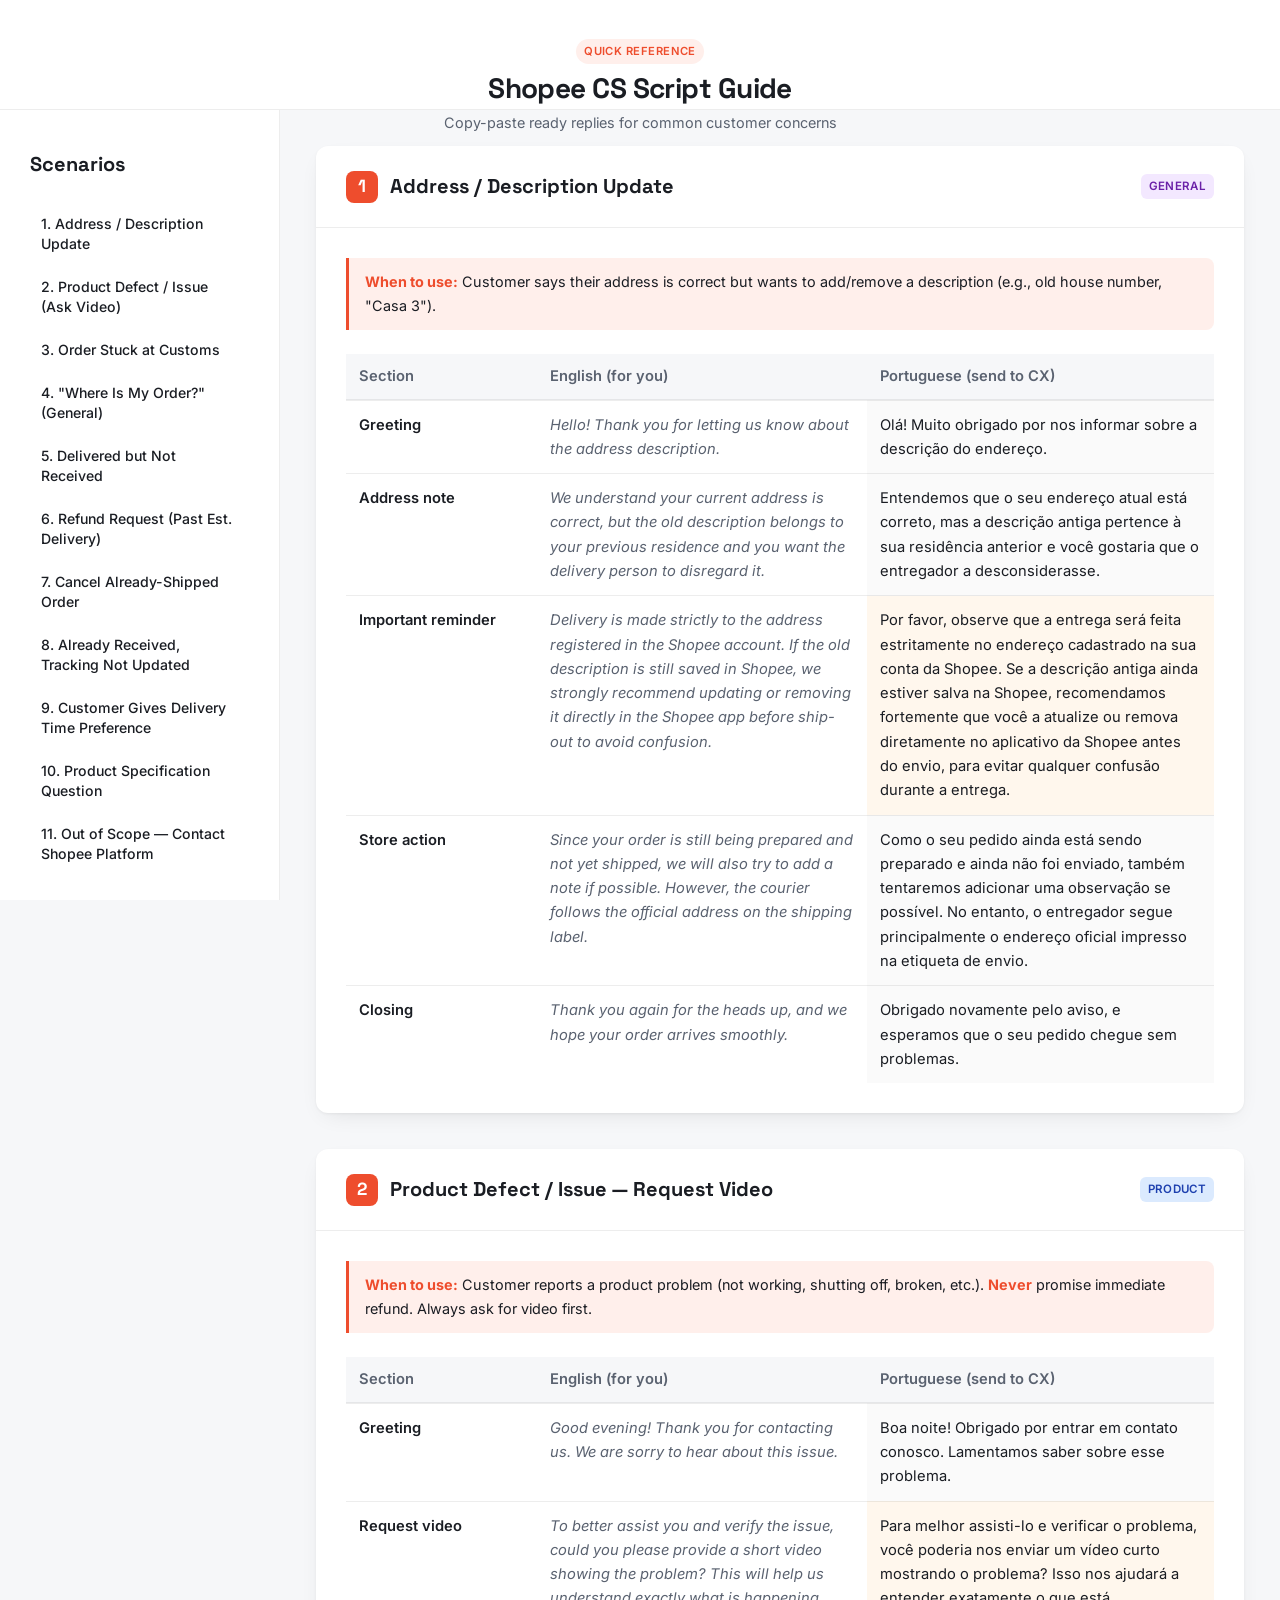
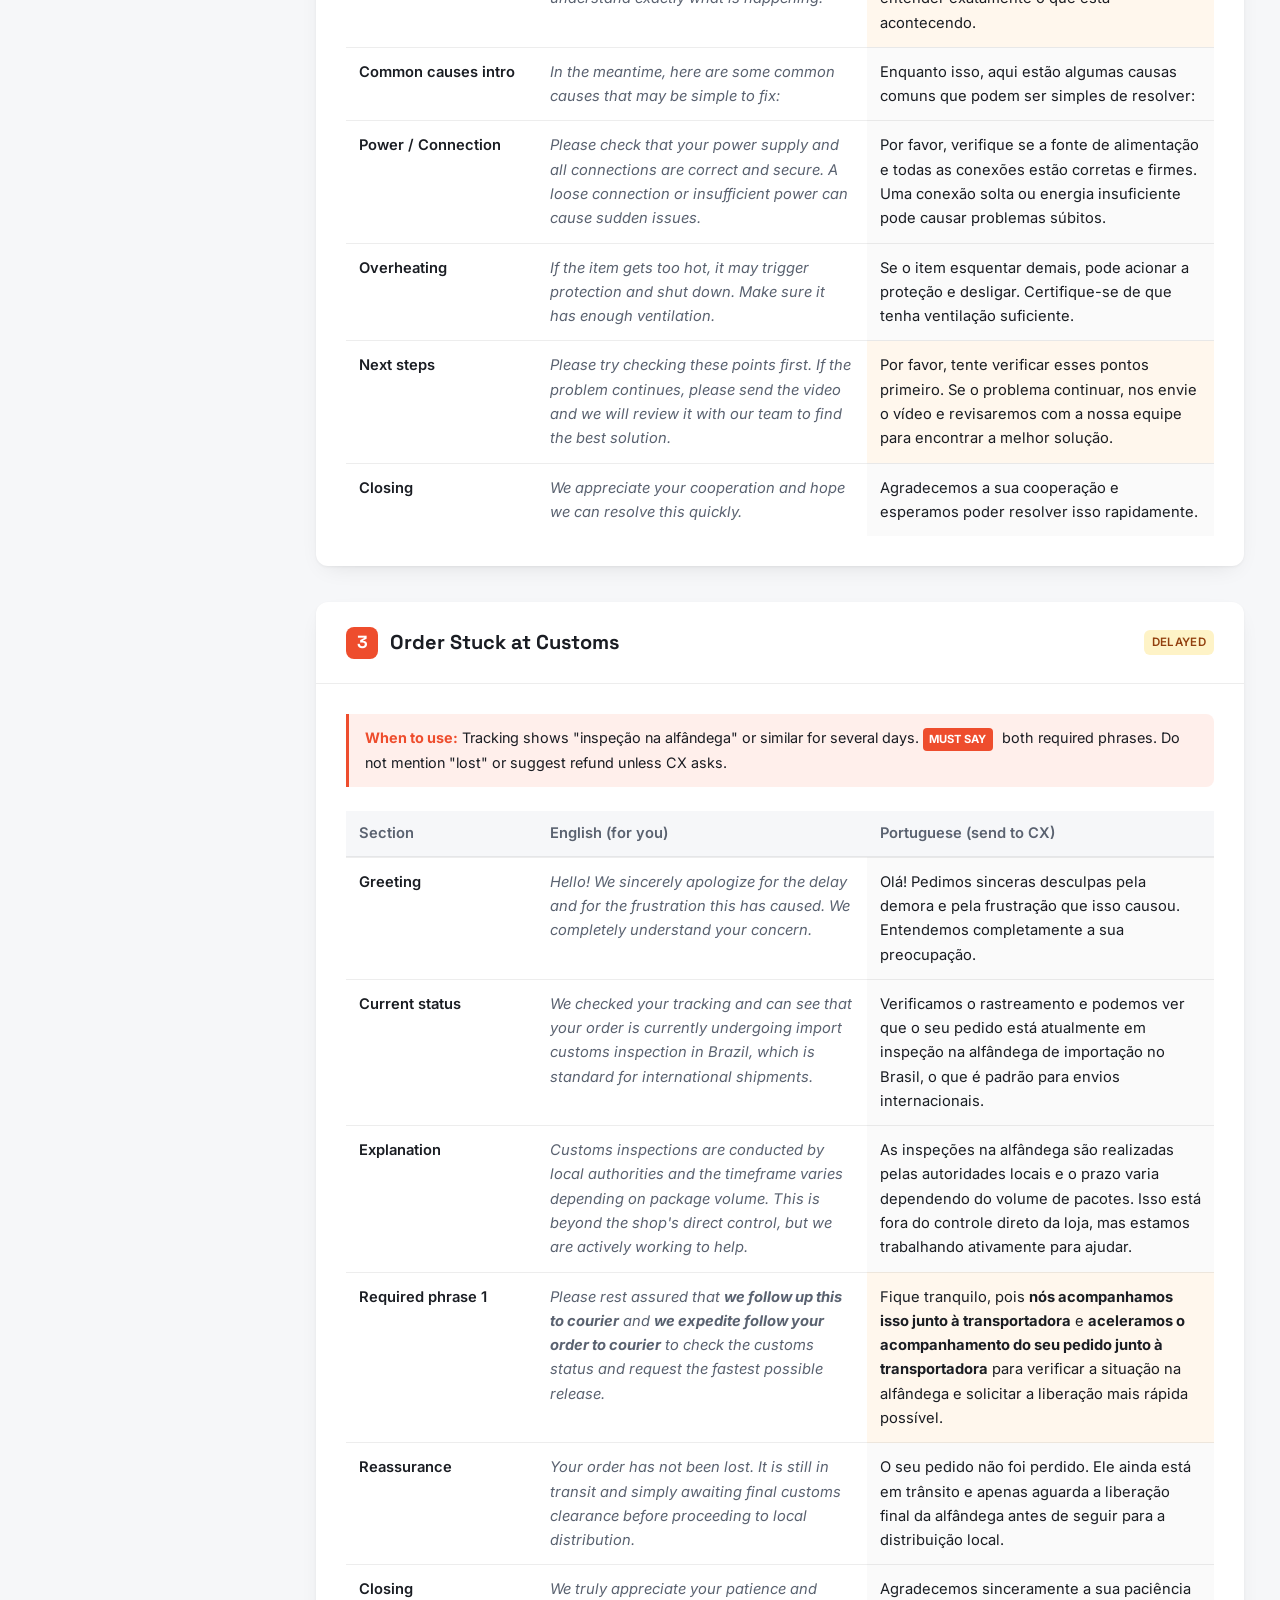
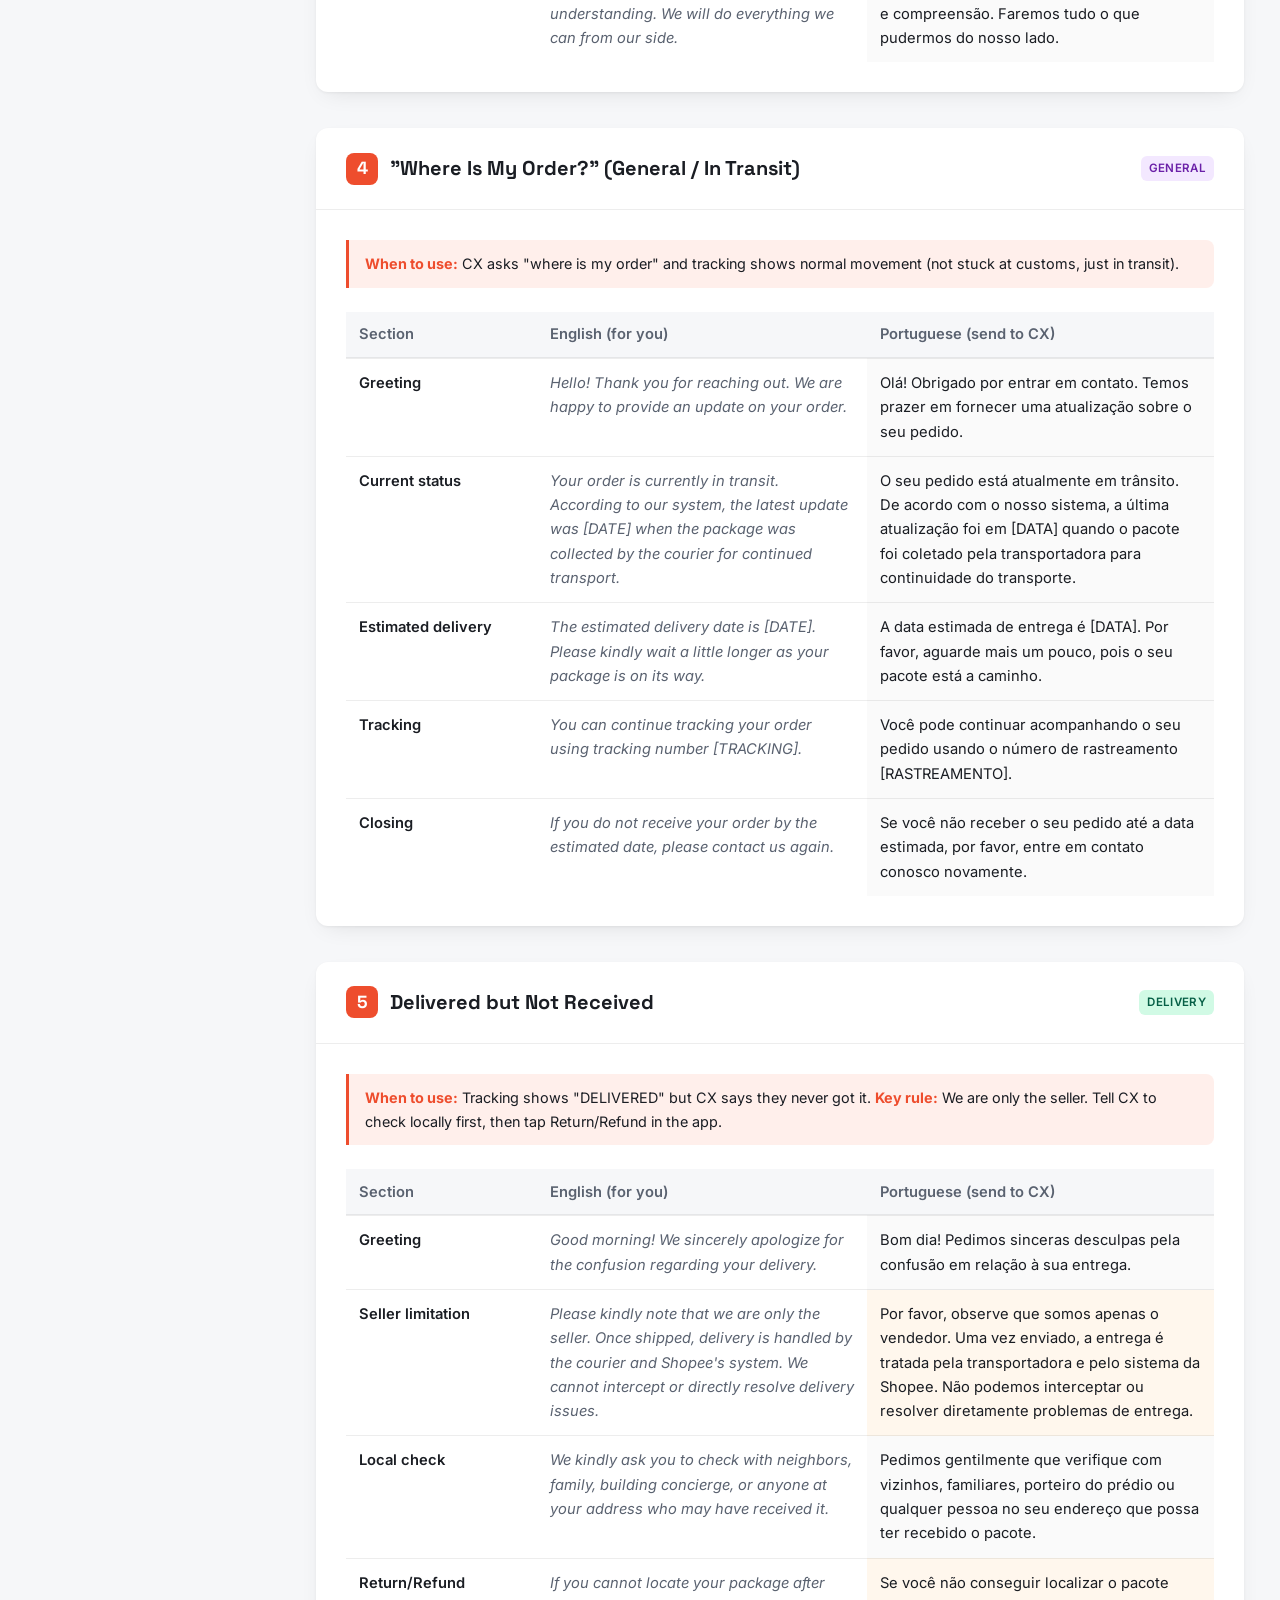
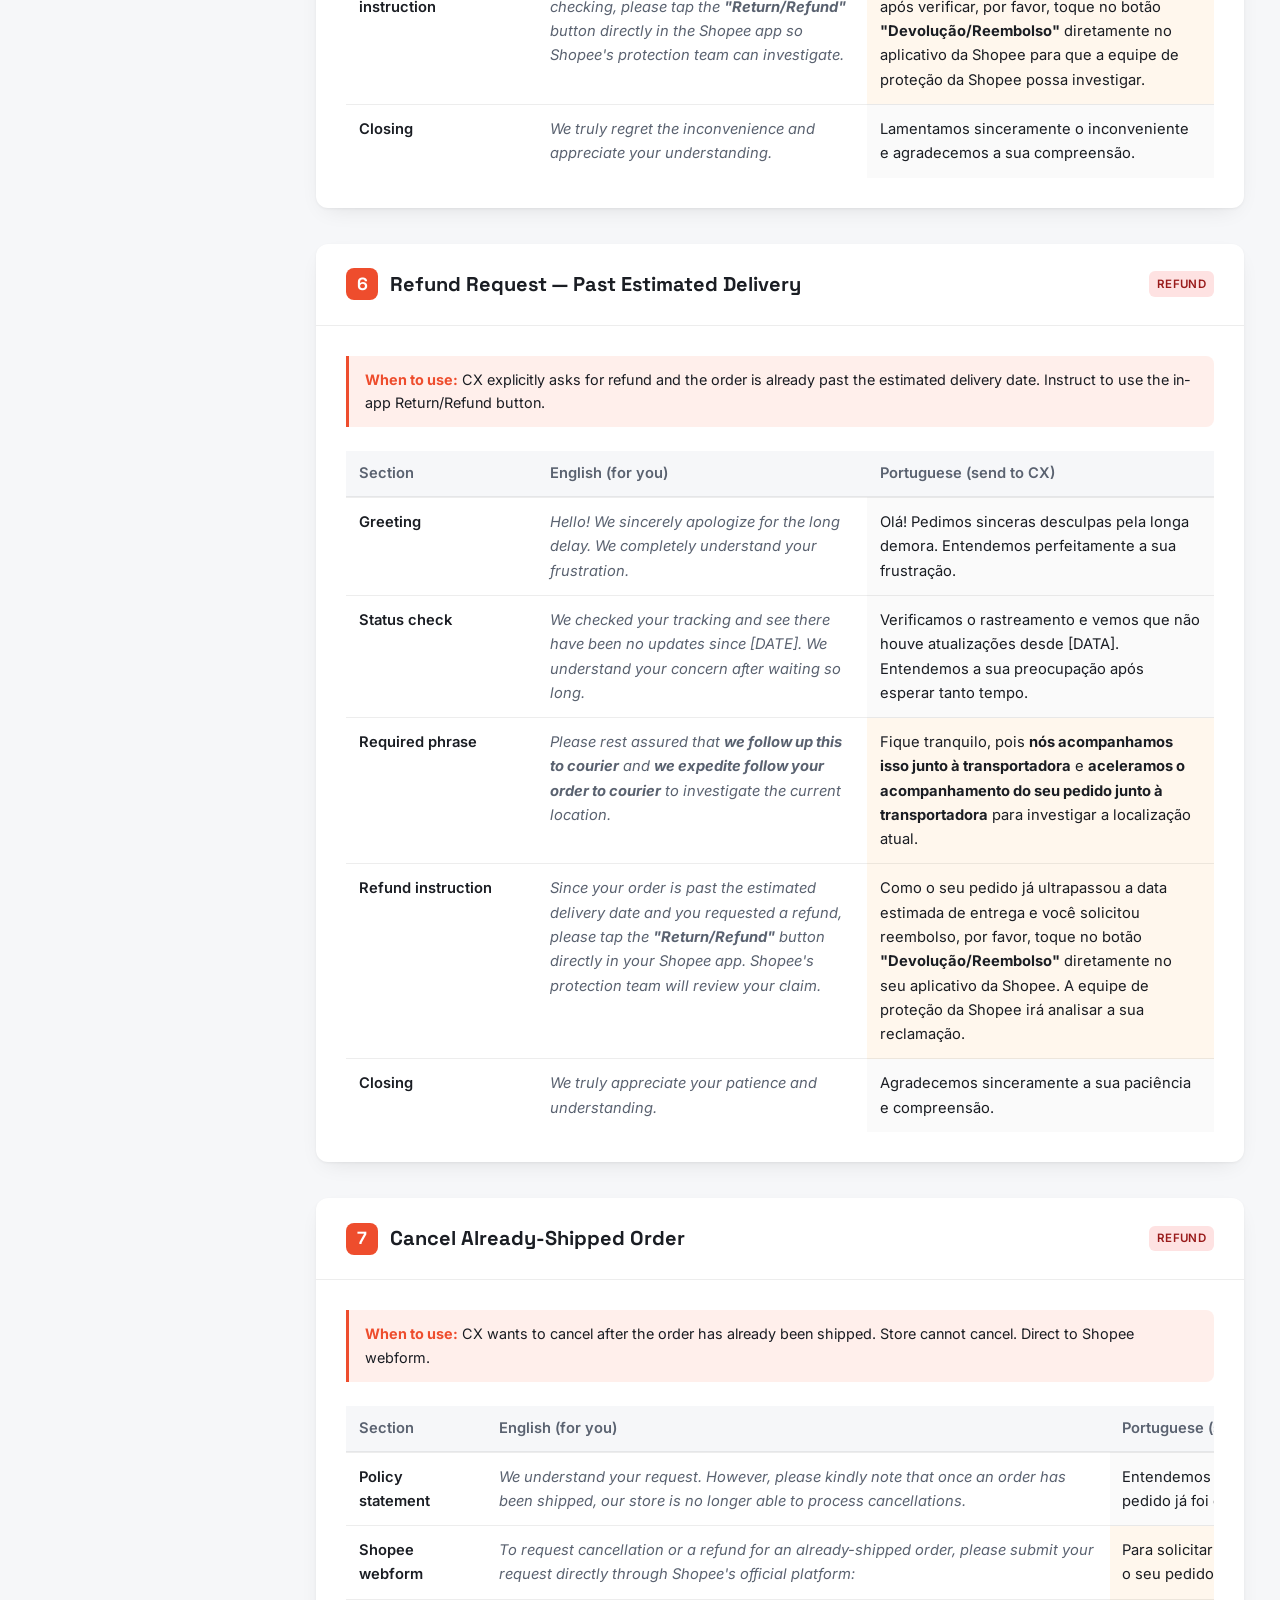
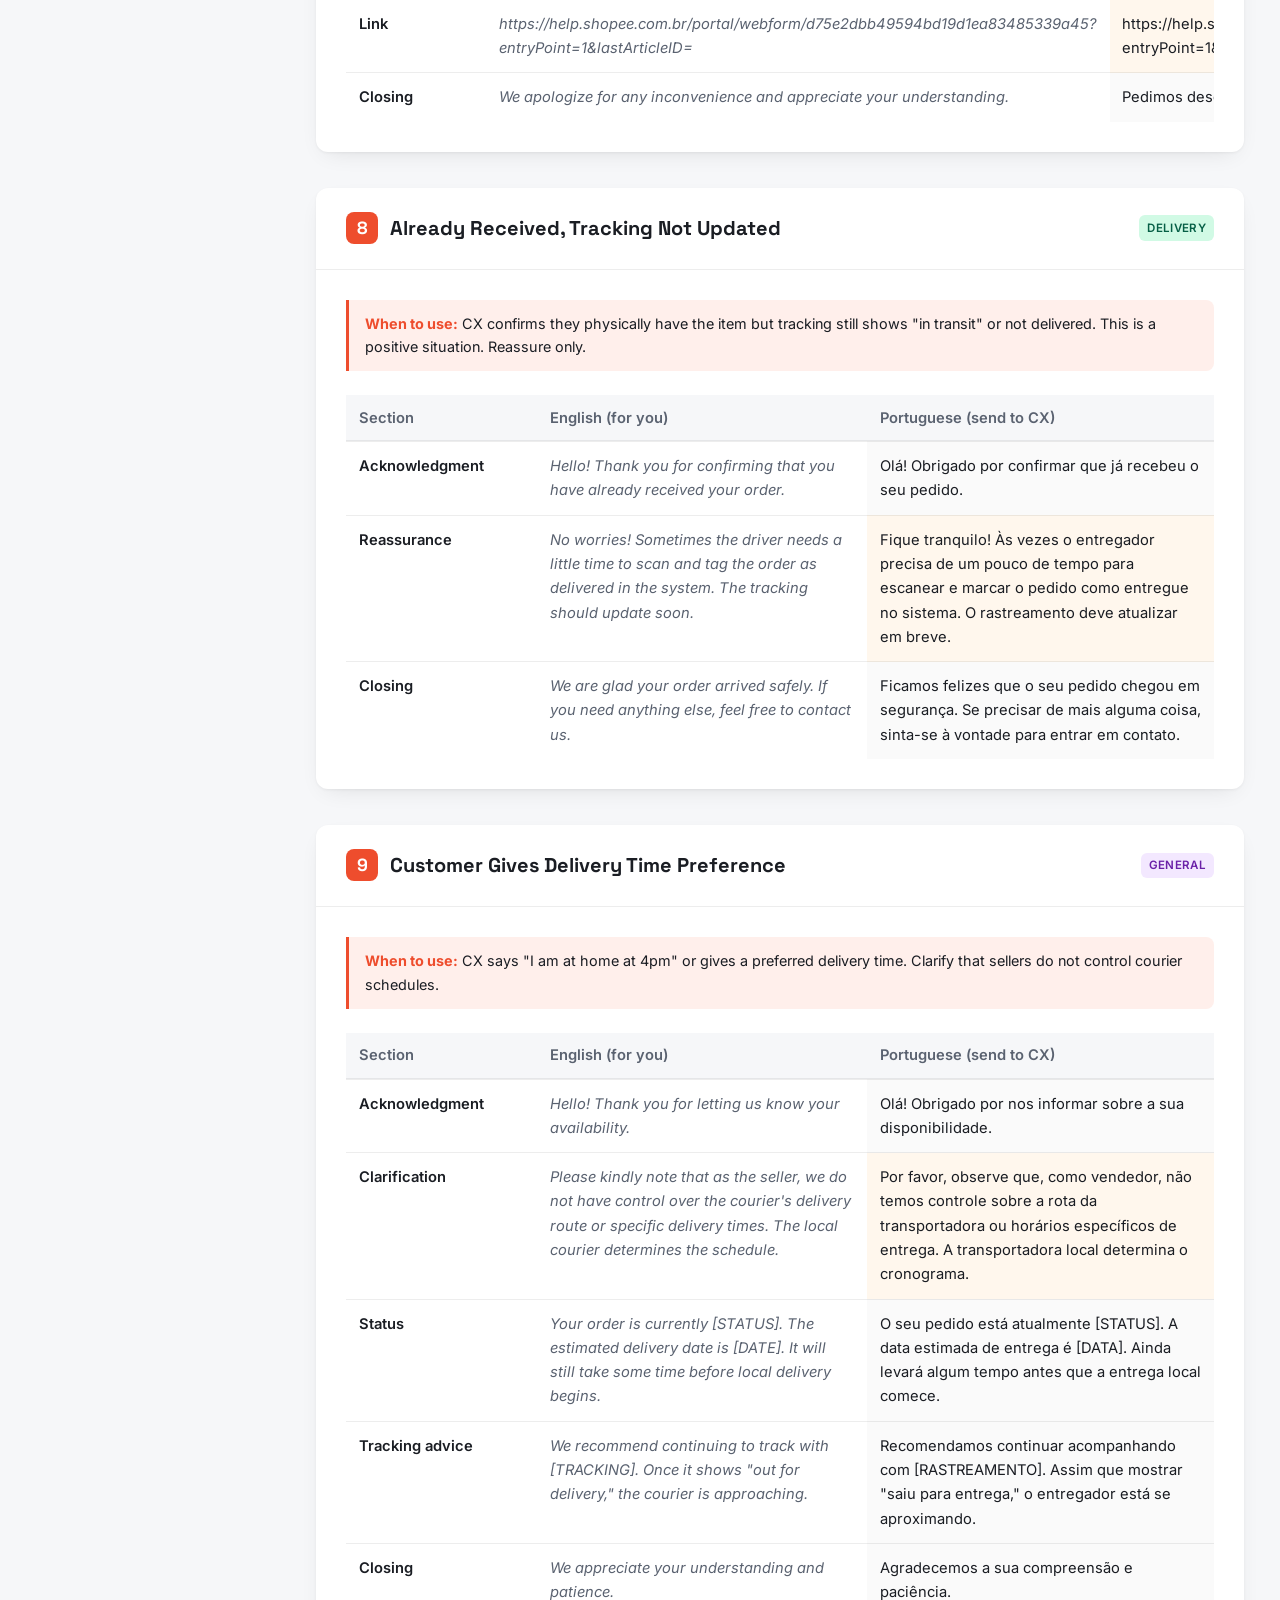
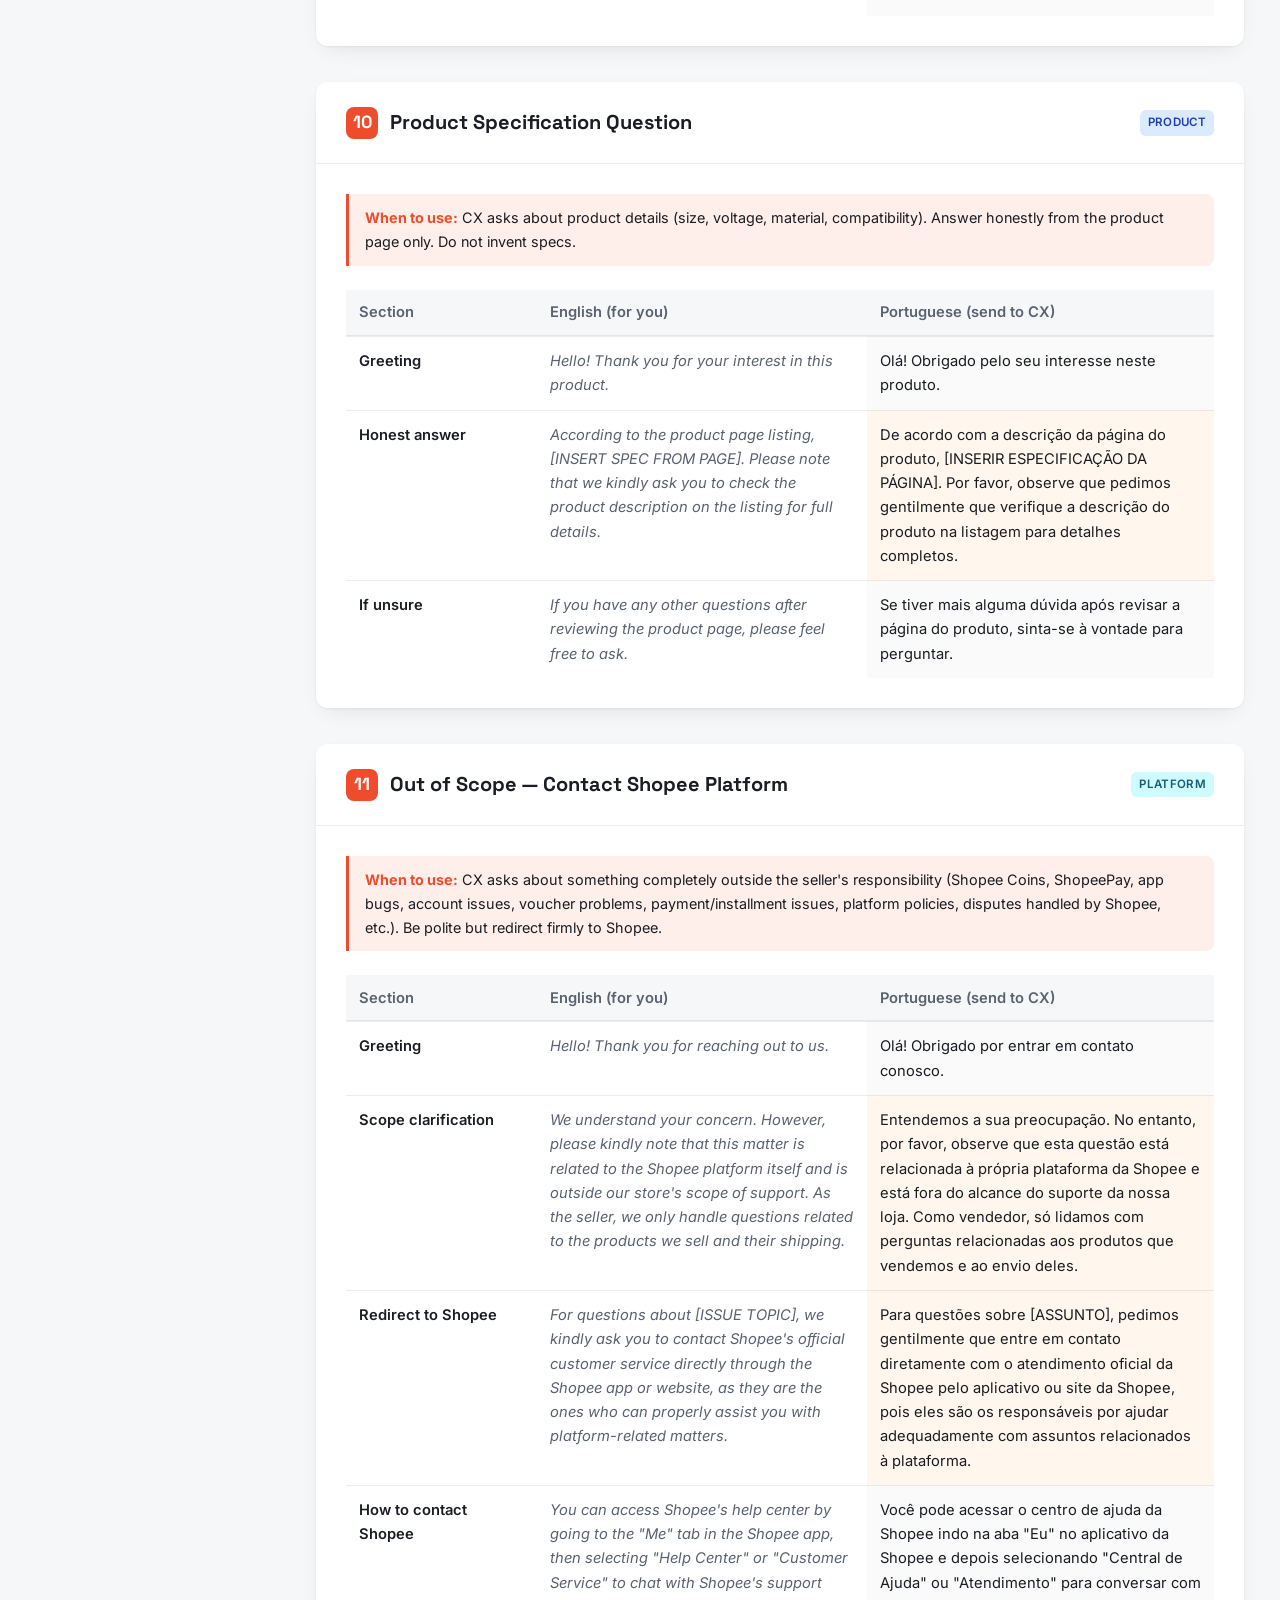
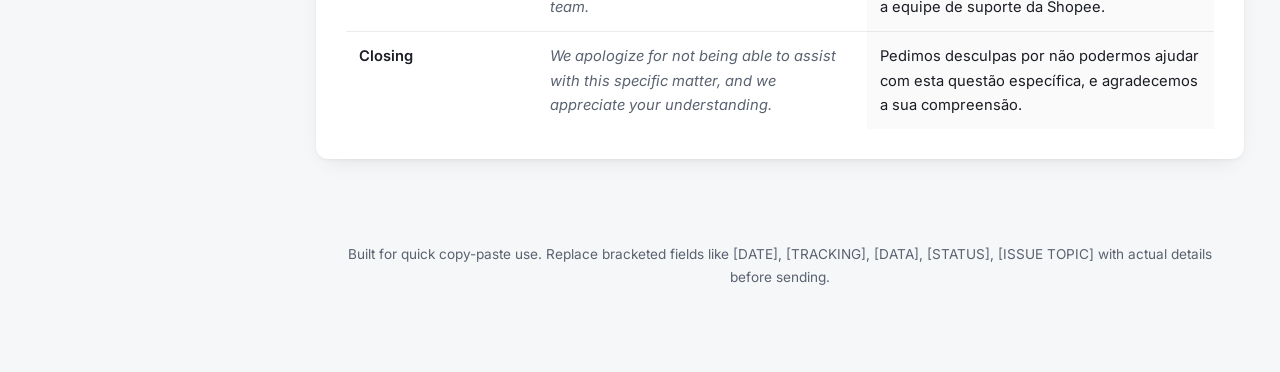
<file: public/assets/aistudio/shopee_cs_script_guide_v3_4feaccf0.html>
<!DOCTYPE html>
<html lang="en">
<head>
<meta charset="UTF-8">
<meta name="viewport" content="width=device-width, initial-scale=1.0">
<title>Shopee CS Quick Script Guide</title>
<link rel="preconnect" href="https://fonts.googleapis.com">
<link href="https://fonts.googleapis.com/css2?family=Inter:wght@400;500;600;700&family=Space+Grotesk:wght@500;700&display=swap" rel="stylesheet">
<style>
:root {
  --bg: #f6f7f9;
  --surface: #ffffff;
  --ink: #1a1d23;
  --muted: #5a6270;
  --accent: #ee4d2d;
  --accent-weak: color-mix(in oklab, var(--accent) 10%, var(--surface));
  --line: color-mix(in oklab, var(--ink) 8%, transparent);
  --success: #16a34a;
  --warning: #d97706;
  --info: #2563eb;
  --step-0: clamp(0.9rem, 0.85rem + 0.25vw, 1rem);
  --step-1: clamp(1.05rem, 0.95rem + 0.5vw, 1.25rem);
  --step-2: clamp(1.3rem, 1.1rem + 1vw, 1.75rem);
  --step-3: clamp(1.8rem, 1.4rem + 2vw, 2.5rem);
  --space: clamp(1rem, 0.75rem + 1.25vw, 1.5rem);
  --radius: 12px;
  --shadow: 0 1px 3px rgba(0,0,0,0.05), 0 8px 24px -10px rgba(0,0,0,0.12);
  --sidebar-width: 280px;
}

* { box-sizing: border-box; margin: 0; }

body {
  font-family: "Inter", "Hiragino Sans", "Yu Gothic", "Noto Sans JP", sans-serif;
  background: var(--bg);
  color: var(--ink);
  font-size: var(--step-0);
  line-height: 1.65;
}

header {
  background: var(--surface);
  border-bottom: 1px solid var(--line);
  padding: calc(var(--space)*1.5) var(--space);
  text-align: center;
  position: fixed;
  top: 0;
  left: 0;
  right: 0;
  z-index: 100;
  height: 110px;
}

header h1 {
  font-family: "Space Grotesk", sans-serif;
  font-size: var(--step-2);
  font-weight: 700;
  letter-spacing: -0.02em;
  line-height: 1.2;
}

header p {
  color: var(--muted);
  margin-top: 0.35rem;
  font-size: 0.9em;
}

.badge {
  display: inline-block;
  background: var(--accent-weak);
  color: var(--accent);
  font-size: 0.7rem;
  font-weight: 600;
  padding: 0.2rem 0.5rem;
  border-radius: 999px;
  text-transform: uppercase;
  letter-spacing: 0.04em;
  margin-bottom: 0.5rem;
}

.layout {
  display: flex;
  margin-top: 110px;
  min-height: calc(100vh - 110px);
}

.sidebar {
  width: var(--sidebar-width);
  background: var(--surface);
  border-right: 1px solid var(--line);
  padding: calc(var(--space)*1.25);
  position: fixed;
  left: 0;
  top: 110px;
  bottom: 0;
  overflow-y: auto;
  z-index: 90;
}

.sidebar h2 {
  font-family: "Space Grotesk", sans-serif;
  font-size: var(--step-1);
  margin-bottom: 1rem;
  position: sticky;
  top: 0;
  background: var(--surface);
  padding: 0.5rem 0;
  z-index: 10;
}

.sidebar ul {
  list-style: none;
  padding: 0;
  display: flex;
  flex-direction: column;
  gap: 0.35rem;
}

.sidebar li a {
  display: block;
  padding: 0.5rem 0.65rem;
  border-radius: 8px;
  text-decoration: none;
  color: var(--ink);
  font-weight: 500;
  font-size: 0.88em;
  border: 1px solid transparent;
  transition: all 0.15s ease;
  line-height: 1.4;
}

.sidebar li a:hover {
  background: var(--accent-weak);
  border-color: var(--accent);
  color: var(--accent);
}

.main {
  margin-left: var(--sidebar-width);
  flex: 1;
  padding: calc(var(--space)*1.5);
  max-width: calc(100% - var(--sidebar-width));
}

.script-card {
  background: var(--surface);
  border-radius: var(--radius);
  box-shadow: var(--shadow);
  margin-bottom: calc(var(--space)*1.5);
  overflow: hidden;
}

.script-header {
  padding: calc(var(--space)*1) calc(var(--space)*1.25);
  border-bottom: 1px solid var(--line);
  display: flex;
  align-items: center;
  gap: 0.75rem;
  flex-wrap: wrap;
}

.script-header .num {
  font-family: "Space Grotesk", sans-serif;
  font-size: 1.1rem;
  font-weight: 700;
  width: 32px;
  height: 32px;
  display: flex;
  align-items: center;
  justify-content: center;
  background: var(--accent);
  color: #fff;
  border-radius: 8px;
  flex-shrink: 0;
}

.script-header h3 {
  font-family: "Space Grotesk", sans-serif;
  font-size: var(--step-1);
  font-weight: 700;
  flex: 1;
}

.tag {
  font-size: 0.72rem;
  font-weight: 600;
  padding: 0.2rem 0.5rem;
  border-radius: 6px;
  text-transform: uppercase;
  letter-spacing: 0.03em;
}

.tag-delayed { background: #fef3c7; color: #92400e; }
.tag-product { background: #dbeafe; color: #1e40af; }
.tag-delivery { background: #d1fae5; color: #065f46; }
.tag-refund { background: #fee2e2; color: #991b1b; }
.tag-general { background: #f3e8ff; color: #6b21a8; }
.tag-platform { background: #cffafe; color: #155e75; }

.script-body {
  padding: calc(var(--space)*1.25);
}

.note {
  background: var(--accent-weak);
  border-left: 3px solid var(--accent);
  padding: 0.75rem 1rem;
  border-radius: 0 8px 8px 0;
  margin-bottom: 1rem;
  font-size: 0.9em;
  color: var(--ink);
}

.note strong { color: var(--accent); }

.table-wrap {
  overflow-x: auto;
}

table {
  width: 100%;
  border-collapse: collapse;
  font-size: 0.92em;
  margin-top: 0.5rem;
}

thead th {
  background: var(--bg);
  text-align: left;
  padding: 0.65rem 0.8rem;
  font-weight: 600;
  color: var(--muted);
  border-bottom: 2px solid var(--line);
  white-space: nowrap;
}

tbody td {
  padding: 0.75rem 0.8rem;
  border-bottom: 1px solid var(--line);
  vertical-align: top;
}

tbody tr:last-child td { border-bottom: none; }

tbody tr:hover td { background: #fafafa; }

td:first-child {
  font-weight: 600;
  color: var(--ink);
  width: 22%;
  min-width: 140px;
}

td:nth-child(2) {
  color: var(--muted);
  font-style: italic;
  width: 38%;
}

td:nth-child(3) {
  color: var(--ink);
  width: 40%;
  background: #fafafa;
}

tr.highlight td:nth-child(3) {
  background: #fff7ed;
}

.must-say {
  display: inline-block;
  background: var(--accent);
  color: #fff;
  font-size: 0.7rem;
  font-weight: 700;
  padding: 0.15rem 0.4rem;
  border-radius: 4px;
  text-transform: uppercase;
  margin-right: 0.3rem;
  vertical-align: middle;
}

.footer {
  text-align: center;
  padding: calc(var(--space)*2) var(--space);
  color: var(--muted);
  font-size: 0.85em;
}

@media (max-width: 860px) {
  .sidebar {
    position: relative;
    width: 100%;
    top: auto;
    left: auto;
    border-right: none;
    border-bottom: 1px solid var(--line);
    max-height: 280px;
  }
  .main {
    margin-left: 0;
    max-width: 100%;
  }
  .layout {
    flex-direction: column;
  }
}

@media print {
  body { background: #fff; }
  header { position: static; }
  .sidebar { display: none; }
  .main { margin-left: 0; max-width: 100%; }
  .script-card { break-inside: avoid; box-shadow: none; border: 1px solid #ddd; }
}

@page { size: A4; margin: 16mm; }
</style>
</head>
<body>

<header>
  <div class="badge">Quick Reference</div>
  <h1>Shopee CS Script Guide</h1>
  <p>Copy-paste ready replies for common customer concerns</p>
</header>

<div class="layout">

  <nav class="sidebar">
    <h2>Scenarios</h2>
    <ul>
      <li><a href="#s1">1. Address / Description Update</a></li>
      <li><a href="#s2">2. Product Defect / Issue (Ask Video)</a></li>
      <li><a href="#s3">3. Order Stuck at Customs</a></li>
      <li><a href="#s4">4. "Where Is My Order?" (General)</a></li>
      <li><a href="#s5">5. Delivered but Not Received</a></li>
      <li><a href="#s6">6. Refund Request (Past Est. Delivery)</a></li>
      <li><a href="#s7">7. Cancel Already-Shipped Order</a></li>
      <li><a href="#s8">8. Already Received, Tracking Not Updated</a></li>
      <li><a href="#s9">9. Customer Gives Delivery Time Preference</a></li>
      <li><a href="#s10">10. Product Specification Question</a></li>
      <li><a href="#s11">11. Out of Scope — Contact Shopee Platform</a></li>
    </ul>
  </nav>

  <main class="main">

    <!-- SCENARIO 1 -->
    <article class="script-card" id="s1">
      <div class="script-header">
        <span class="num">1</span>
        <h3>Address / Description Update</h3>
        <span class="tag tag-general">General</span>
      </div>
      <div class="script-body">
        <div class="note"><strong>When to use:</strong> Customer says their address is correct but wants to add/remove a description (e.g., old house number, "Casa 3").</div>
        <div class="table-wrap">
          <table>
            <thead>
              <tr><th>Section</th><th>English (for you)</th><th>Portuguese (send to CX)</th></tr>
            </thead>
            <tbody>
              <tr><td>Greeting</td><td>Hello! Thank you for letting us know about the address description.</td><td>Olá! Muito obrigado por nos informar sobre a descrição do endereço.</td></tr>
              <tr><td>Address note</td><td>We understand your current address is correct, but the old description belongs to your previous residence and you want the delivery person to disregard it.</td><td>Entendemos que o seu endereço atual está correto, mas a descrição antiga pertence à sua residência anterior e você gostaria que o entregador a desconsiderasse.</td></tr>
              <tr class="highlight"><td>Important reminder</td><td>Delivery is made strictly to the address registered in the Shopee account. If the old description is still saved in Shopee, we strongly recommend updating or removing it directly in the Shopee app before ship-out to avoid confusion.</td><td>Por favor, observe que a entrega será feita estritamente no endereço cadastrado na sua conta da Shopee. Se a descrição antiga ainda estiver salva na Shopee, recomendamos fortemente que você a atualize ou remova diretamente no aplicativo da Shopee antes do envio, para evitar qualquer confusão durante a entrega.</td></tr>
              <tr><td>Store action</td><td>Since your order is still being prepared and not yet shipped, we will also try to add a note if possible. However, the courier follows the official address on the shipping label.</td><td>Como o seu pedido ainda está sendo preparado e ainda não foi enviado, também tentaremos adicionar uma observação se possível. No entanto, o entregador segue principalmente o endereço oficial impresso na etiqueta de envio.</td></tr>
              <tr><td>Closing</td><td>Thank you again for the heads up, and we hope your order arrives smoothly.</td><td>Obrigado novamente pelo aviso, e esperamos que o seu pedido chegue sem problemas.</td></tr>
            </tbody>
          </table>
        </div>
      </div>
    </article>

    <!-- SCENARIO 2 -->
    <article class="script-card" id="s2">
      <div class="script-header">
        <span class="num">2</span>
        <h3>Product Defect / Issue — Request Video</h3>
        <span class="tag tag-product">Product</span>
      </div>
      <div class="script-body">
        <div class="note"><strong>When to use:</strong> Customer reports a product problem (not working, shutting off, broken, etc.). <strong>Never</strong> promise immediate refund. Always ask for video first.</div>
        <div class="table-wrap">
          <table>
            <thead>
              <tr><th>Section</th><th>English (for you)</th><th>Portuguese (send to CX)</th></tr>
            </thead>
            <tbody>
              <tr><td>Greeting</td><td>Good evening! Thank you for contacting us. We are sorry to hear about this issue.</td><td>Boa noite! Obrigado por entrar em contato conosco. Lamentamos saber sobre esse problema.</td></tr>
              <tr class="highlight"><td>Request video</td><td>To better assist you and verify the issue, could you please provide a short video showing the problem? This will help us understand exactly what is happening.</td><td>Para melhor assisti-lo e verificar o problema, você poderia nos enviar um vídeo curto mostrando o problema? Isso nos ajudará a entender exatamente o que está acontecendo.</td></tr>
              <tr><td>Common causes intro</td><td>In the meantime, here are some common causes that may be simple to fix:</td><td>Enquanto isso, aqui estão algumas causas comuns que podem ser simples de resolver:</td></tr>
              <tr><td>Power / Connection</td><td>Please check that your power supply and all connections are correct and secure. A loose connection or insufficient power can cause sudden issues.</td><td>Por favor, verifique se a fonte de alimentação e todas as conexões estão corretas e firmes. Uma conexão solta ou energia insuficiente pode causar problemas súbitos.</td></tr>
              <tr><td>Overheating</td><td>If the item gets too hot, it may trigger protection and shut down. Make sure it has enough ventilation.</td><td>Se o item esquentar demais, pode acionar a proteção e desligar. Certifique-se de que tenha ventilação suficiente.</td></tr>
              <tr class="highlight"><td>Next steps</td><td>Please try checking these points first. If the problem continues, please send the video and we will review it with our team to find the best solution.</td><td>Por favor, tente verificar esses pontos primeiro. Se o problema continuar, nos envie o vídeo e revisaremos com a nossa equipe para encontrar a melhor solução.</td></tr>
              <tr><td>Closing</td><td>We appreciate your cooperation and hope we can resolve this quickly.</td><td>Agradecemos a sua cooperação e esperamos poder resolver isso rapidamente.</td></tr>
            </tbody>
          </table>
        </div>
      </div>
    </article>

    <!-- SCENARIO 3 -->
    <article class="script-card" id="s3">
      <div class="script-header">
        <span class="num">3</span>
        <h3>Order Stuck at Customs</h3>
        <span class="tag tag-delayed">Delayed</span>
      </div>
      <div class="script-body">
        <div class="note"><strong>When to use:</strong> Tracking shows "inspeção na alfândega" or similar for several days. <span class="must-say">Must say</span> both required phrases. Do not mention "lost" or suggest refund unless CX asks.</div>
        <div class="table-wrap">
          <table>
            <thead>
              <tr><th>Section</th><th>English (for you)</th><th>Portuguese (send to CX)</th></tr>
            </thead>
            <tbody>
              <tr><td>Greeting</td><td>Hello! We sincerely apologize for the delay and for the frustration this has caused. We completely understand your concern.</td><td>Olá! Pedimos sinceras desculpas pela demora e pela frustração que isso causou. Entendemos completamente a sua preocupação.</td></tr>
              <tr><td>Current status</td><td>We checked your tracking and can see that your order is currently undergoing import customs inspection in Brazil, which is standard for international shipments.</td><td>Verificamos o rastreamento e podemos ver que o seu pedido está atualmente em inspeção na alfândega de importação no Brasil, o que é padrão para envios internacionais.</td></tr>
              <tr><td>Explanation</td><td>Customs inspections are conducted by local authorities and the timeframe varies depending on package volume. This is beyond the shop's direct control, but we are actively working to help.</td><td>As inspeções na alfândega são realizadas pelas autoridades locais e o prazo varia dependendo do volume de pacotes. Isso está fora do controle direto da loja, mas estamos trabalhando ativamente para ajudar.</td></tr>
              <tr class="highlight"><td>Required phrase 1</td><td>Please rest assured that <strong>we follow up this to courier</strong> and <strong>we expedite follow your order to courier</strong> to check the customs status and request the fastest possible release.</td><td>Fique tranquilo, pois <strong>nós acompanhamos isso junto à transportadora</strong> e <strong>aceleramos o acompanhamento do seu pedido junto à transportadora</strong> para verificar a situação na alfândega e solicitar a liberação mais rápida possível.</td></tr>
              <tr><td>Reassurance</td><td>Your order has not been lost. It is still in transit and simply awaiting final customs clearance before proceeding to local distribution.</td><td>O seu pedido não foi perdido. Ele ainda está em trânsito e apenas aguarda a liberação final da alfândega antes de seguir para a distribuição local.</td></tr>
              <tr><td>Closing</td><td>We truly appreciate your patience and understanding. We will do everything we can from our side.</td><td>Agradecemos sinceramente a sua paciência e compreensão. Faremos tudo o que pudermos do nosso lado.</td></tr>
            </tbody>
          </table>
        </div>
      </div>
    </article>

    <!-- SCENARIO 4 -->
    <article class="script-card" id="s4">
      <div class="script-header">
        <span class="num">4</span>
        <h3>"Where Is My Order?" (General / In Transit)</h3>
        <span class="tag tag-general">General</span>
      </div>
      <div class="script-body">
        <div class="note"><strong>When to use:</strong> CX asks "where is my order" and tracking shows normal movement (not stuck at customs, just in transit).</div>
        <div class="table-wrap">
          <table>
            <thead>
              <tr><th>Section</th><th>English (for you)</th><th>Portuguese (send to CX)</th></tr>
            </thead>
            <tbody>
              <tr><td>Greeting</td><td>Hello! Thank you for reaching out. We are happy to provide an update on your order.</td><td>Olá! Obrigado por entrar em contato. Temos prazer em fornecer uma atualização sobre o seu pedido.</td></tr>
              <tr><td>Current status</td><td>Your order is currently in transit. According to our system, the latest update was [DATE] when the package was collected by the courier for continued transport.</td><td>O seu pedido está atualmente em trânsito. De acordo com o nosso sistema, a última atualização foi em [DATA] quando o pacote foi coletado pela transportadora para continuidade do transporte.</td></tr>
              <tr><td>Estimated delivery</td><td>The estimated delivery date is [DATE]. Please kindly wait a little longer as your package is on its way.</td><td>A data estimada de entrega é [DATA]. Por favor, aguarde mais um pouco, pois o seu pacote está a caminho.</td></tr>
              <tr><td>Tracking</td><td>You can continue tracking your order using tracking number [TRACKING].</td><td>Você pode continuar acompanhando o seu pedido usando o número de rastreamento [RASTREAMENTO].</td></tr>
              <tr><td>Closing</td><td>If you do not receive your order by the estimated date, please contact us again.</td><td>Se você não receber o seu pedido até a data estimada, por favor, entre em contato conosco novamente.</td></tr>
            </tbody>
          </table>
        </div>
      </div>
    </article>

    <!-- SCENARIO 5 -->
    <article class="script-card" id="s5">
      <div class="script-header">
        <span class="num">5</span>
        <h3>Delivered but Not Received</h3>
        <span class="tag tag-delivery">Delivery</span>
      </div>
      <div class="script-body">
        <div class="note"><strong>When to use:</strong> Tracking shows "DELIVERED" but CX says they never got it. <strong>Key rule:</strong> We are only the seller. Tell CX to check locally first, then tap Return/Refund in the app.</div>
        <div class="table-wrap">
          <table>
            <thead>
              <tr><th>Section</th><th>English (for you)</th><th>Portuguese (send to CX)</th></tr>
            </thead>
            <tbody>
              <tr><td>Greeting</td><td>Good morning! We sincerely apologize for the confusion regarding your delivery.</td><td>Bom dia! Pedimos sinceras desculpas pela confusão em relação à sua entrega.</td></tr>
              <tr class="highlight"><td>Seller limitation</td><td>Please kindly note that we are only the seller. Once shipped, delivery is handled by the courier and Shopee's system. We cannot intercept or directly resolve delivery issues.</td><td>Por favor, observe que somos apenas o vendedor. Uma vez enviado, a entrega é tratada pela transportadora e pelo sistema da Shopee. Não podemos interceptar ou resolver diretamente problemas de entrega.</td></tr>
              <tr><td>Local check</td><td>We kindly ask you to check with neighbors, family, building concierge, or anyone at your address who may have received it.</td><td>Pedimos gentilmente que verifique com vizinhos, familiares, porteiro do prédio ou qualquer pessoa no seu endereço que possa ter recebido o pacote.</td></tr>
              <tr class="highlight"><td>Return/Refund instruction</td><td>If you cannot locate your package after checking, please tap the <strong>"Return/Refund"</strong> button directly in the Shopee app so Shopee's protection team can investigate.</td><td>Se você não conseguir localizar o pacote após verificar, por favor, toque no botão <strong>"Devolução/Reembolso"</strong> diretamente no aplicativo da Shopee para que a equipe de proteção da Shopee possa investigar.</td></tr>
              <tr><td>Closing</td><td>We truly regret the inconvenience and appreciate your understanding.</td><td>Lamentamos sinceramente o inconveniente e agradecemos a sua compreensão.</td></tr>
            </tbody>
          </table>
        </div>
      </div>
    </article>

    <!-- SCENARIO 6 -->
    <article class="script-card" id="s6">
      <div class="script-header">
        <span class="num">6</span>
        <h3>Refund Request — Past Estimated Delivery</h3>
        <span class="tag tag-refund">Refund</span>
      </div>
      <div class="script-body">
        <div class="note"><strong>When to use:</strong> CX explicitly asks for refund and the order is already past the estimated delivery date. Instruct to use the in-app Return/Refund button.</div>
        <div class="table-wrap">
          <table>
            <thead>
              <tr><th>Section</th><th>English (for you)</th><th>Portuguese (send to CX)</th></tr>
            </thead>
            <tbody>
              <tr><td>Greeting</td><td>Hello! We sincerely apologize for the long delay. We completely understand your frustration.</td><td>Olá! Pedimos sinceras desculpas pela longa demora. Entendemos perfeitamente a sua frustração.</td></tr>
              <tr><td>Status check</td><td>We checked your tracking and see there have been no updates since [DATE]. We understand your concern after waiting so long.</td><td>Verificamos o rastreamento e vemos que não houve atualizações desde [DATA]. Entendemos a sua preocupação após esperar tanto tempo.</td></tr>
              <tr class="highlight"><td>Required phrase</td><td>Please rest assured that <strong>we follow up this to courier</strong> and <strong>we expedite follow your order to courier</strong> to investigate the current location.</td><td>Fique tranquilo, pois <strong>nós acompanhamos isso junto à transportadora</strong> e <strong>aceleramos o acompanhamento do seu pedido junto à transportadora</strong> para investigar a localização atual.</td></tr>
              <tr class="highlight"><td>Refund instruction</td><td>Since your order is past the estimated delivery date and you requested a refund, please tap the <strong>"Return/Refund"</strong> button directly in your Shopee app. Shopee's protection team will review your claim.</td><td>Como o seu pedido já ultrapassou a data estimada de entrega e você solicitou reembolso, por favor, toque no botão <strong>"Devolução/Reembolso"</strong> diretamente no seu aplicativo da Shopee. A equipe de proteção da Shopee irá analisar a sua reclamação.</td></tr>
              <tr><td>Closing</td><td>We truly appreciate your patience and understanding.</td><td>Agradecemos sinceramente a sua paciência e compreensão.</td></tr>
            </tbody>
          </table>
        </div>
      </div>
    </article>

    <!-- SCENARIO 7 -->
    <article class="script-card" id="s7">
      <div class="script-header">
        <span class="num">7</span>
        <h3>Cancel Already-Shipped Order</h3>
        <span class="tag tag-refund">Refund</span>
      </div>
      <div class="script-body">
        <div class="note"><strong>When to use:</strong> CX wants to cancel after the order has already been shipped. Store cannot cancel. Direct to Shopee webform.</div>
        <div class="table-wrap">
          <table>
            <thead>
              <tr><th>Section</th><th>English (for you)</th><th>Portuguese (send to CX)</th></tr>
            </thead>
            <tbody>
              <tr><td>Policy statement</td><td>We understand your request. However, please kindly note that once an order has been shipped, our store is no longer able to process cancellations.</td><td>Entendemos o seu pedido. No entanto, por favor, observe que uma vez que um pedido já foi enviado, a nossa loja não consegue mais processar cancelamentos.</td></tr>
              <tr class="highlight"><td>Shopee webform</td><td>To request cancellation or a refund for an already-shipped order, please submit your request directly through Shopee's official platform:</td><td>Para solicitar cancelamento ou reembolso de um pedido já enviado, por favor, envie o seu pedido diretamente pela plataforma oficial da Shopee:</td></tr>
              <tr class="highlight"><td>Link</td><td>https://help.shopee.com.br/portal/webform/d75e2dbb49594bd19d1ea83485339a45?entryPoint=1&lastArticleID=</td><td>https://help.shopee.com.br/portal/webform/d75e2dbb49594bd19d1ea83485339a45?entryPoint=1&lastArticleID=</td></tr>
              <tr><td>Closing</td><td>We apologize for any inconvenience and appreciate your understanding.</td><td>Pedimos desculpas por qualquer inconveniente e agradecemos a sua compreensão.</td></tr>
            </tbody>
          </table>
        </div>
      </div>
    </article>

    <!-- SCENARIO 8 -->
    <article class="script-card" id="s8">
      <div class="script-header">
        <span class="num">8</span>
        <h3>Already Received, Tracking Not Updated</h3>
        <span class="tag tag-delivery">Delivery</span>
      </div>
      <div class="script-body">
        <div class="note"><strong>When to use:</strong> CX confirms they physically have the item but tracking still shows "in transit" or not delivered. This is a positive situation. Reassure only.</div>
        <div class="table-wrap">
          <table>
            <thead>
              <tr><th>Section</th><th>English (for you)</th><th>Portuguese (send to CX)</th></tr>
            </thead>
            <tbody>
              <tr><td>Acknowledgment</td><td>Hello! Thank you for confirming that you have already received your order.</td><td>Olá! Obrigado por confirmar que já recebeu o seu pedido.</td></tr>
              <tr class="highlight"><td>Reassurance</td><td>No worries! Sometimes the driver needs a little time to scan and tag the order as delivered in the system. The tracking should update soon.</td><td>Fique tranquilo! Às vezes o entregador precisa de um pouco de tempo para escanear e marcar o pedido como entregue no sistema. O rastreamento deve atualizar em breve.</td></tr>
              <tr><td>Closing</td><td>We are glad your order arrived safely. If you need anything else, feel free to contact us.</td><td>Ficamos felizes que o seu pedido chegou em segurança. Se precisar de mais alguma coisa, sinta-se à vontade para entrar em contato.</td></tr>
            </tbody>
          </table>
        </div>
      </div>
    </article>

    <!-- SCENARIO 9 -->
    <article class="script-card" id="s9">
      <div class="script-header">
        <span class="num">9</span>
        <h3>Customer Gives Delivery Time Preference</h3>
        <span class="tag tag-general">General</span>
      </div>
      <div class="script-body">
        <div class="note"><strong>When to use:</strong> CX says "I am at home at 4pm" or gives a preferred delivery time. Clarify that sellers do not control courier schedules.</div>
        <div class="table-wrap">
          <table>
            <thead>
              <tr><th>Section</th><th>English (for you)</th><th>Portuguese (send to CX)</th></tr>
            </thead>
            <tbody>
              <tr><td>Acknowledgment</td><td>Hello! Thank you for letting us know your availability.</td><td>Olá! Obrigado por nos informar sobre a sua disponibilidade.</td></tr>
              <tr class="highlight"><td>Clarification</td><td>Please kindly note that as the seller, we do not have control over the courier's delivery route or specific delivery times. The local courier determines the schedule.</td><td>Por favor, observe que, como vendedor, não temos controle sobre a rota da transportadora ou horários específicos de entrega. A transportadora local determina o cronograma.</td></tr>
              <tr><td>Status</td><td>Your order is currently [STATUS]. The estimated delivery date is [DATE]. It will still take some time before local delivery begins.</td><td>O seu pedido está atualmente [STATUS]. A data estimada de entrega é [DATA]. Ainda levará algum tempo antes que a entrega local comece.</td></tr>
              <tr><td>Tracking advice</td><td>We recommend continuing to track with [TRACKING]. Once it shows "out for delivery," the courier is approaching.</td><td>Recomendamos continuar acompanhando com [RASTREAMENTO]. Assim que mostrar "saiu para entrega," o entregador está se aproximando.</td></tr>
              <tr><td>Closing</td><td>We appreciate your understanding and patience.</td><td>Agradecemos a sua compreensão e paciência.</td></tr>
            </tbody>
          </table>
        </div>
      </div>
    </article>

    <!-- SCENARIO 10 -->
    <article class="script-card" id="s10">
      <div class="script-header">
        <span class="num">10</span>
        <h3>Product Specification Question</h3>
        <span class="tag tag-product">Product</span>
      </div>
      <div class="script-body">
        <div class="note"><strong>When to use:</strong> CX asks about product details (size, voltage, material, compatibility). Answer honestly from the product page only. Do not invent specs.</div>
        <div class="table-wrap">
          <table>
            <thead>
              <tr><th>Section</th><th>English (for you)</th><th>Portuguese (send to CX)</th></tr>
            </thead>
            <tbody>
              <tr><td>Greeting</td><td>Hello! Thank you for your interest in this product.</td><td>Olá! Obrigado pelo seu interesse neste produto.</td></tr>
              <tr class="highlight"><td>Honest answer</td><td>According to the product page listing, [INSERT SPEC FROM PAGE]. Please note that we kindly ask you to check the product description on the listing for full details.</td><td>De acordo com a descrição da página do produto, [INSERIR ESPECIFICAÇÃO DA PÁGINA]. Por favor, observe que pedimos gentilmente que verifique a descrição do produto na listagem para detalhes completos.</td></tr>
              <tr><td>If unsure</td><td>If you have any other questions after reviewing the product page, please feel free to ask.</td><td>Se tiver mais alguma dúvida após revisar a página do produto, sinta-se à vontade para perguntar.</td></tr>
            </tbody>
          </table>
        </div>
      </div>
    </article>

    <!-- SCENARIO 11 -->
    <article class="script-card" id="s11">
      <div class="script-header">
        <span class="num">11</span>
        <h3>Out of Scope — Contact Shopee Platform</h3>
        <span class="tag tag-platform">Platform</span>
      </div>
      <div class="script-body">
        <div class="note"><strong>When to use:</strong> CX asks about something completely outside the seller's responsibility (Shopee Coins, ShopeePay, app bugs, account issues, voucher problems, payment/installment issues, platform policies, disputes handled by Shopee, etc.). Be polite but redirect firmly to Shopee.</div>
        <div class="table-wrap">
          <table>
            <thead>
              <tr><th>Section</th><th>English (for you)</th><th>Portuguese (send to CX)</th></tr>
            </thead>
            <tbody>
              <tr><td>Greeting</td><td>Hello! Thank you for reaching out to us.</td><td>Olá! Obrigado por entrar em contato conosco.</td></tr>
              <tr class="highlight"><td>Scope clarification</td><td>We understand your concern. However, please kindly note that this matter is related to the Shopee platform itself and is outside our store's scope of support. As the seller, we only handle questions related to the products we sell and their shipping.</td><td>Entendemos a sua preocupação. No entanto, por favor, observe que esta questão está relacionada à própria plataforma da Shopee e está fora do alcance do suporte da nossa loja. Como vendedor, só lidamos com perguntas relacionadas aos produtos que vendemos e ao envio deles.</td></tr>
              <tr class="highlight"><td>Redirect to Shopee</td><td>For questions about [ISSUE TOPIC], we kindly ask you to contact Shopee's official customer service directly through the Shopee app or website, as they are the ones who can properly assist you with platform-related matters.</td><td>Para questões sobre [ASSUNTO], pedimos gentilmente que entre em contato diretamente com o atendimento oficial da Shopee pelo aplicativo ou site da Shopee, pois eles são os responsáveis por ajudar adequadamente com assuntos relacionados à plataforma.</td></tr>
              <tr><td>How to contact Shopee</td><td>You can access Shopee's help center by going to the "Me" tab in the Shopee app, then selecting "Help Center" or "Customer Service" to chat with Shopee's support team.</td><td>Você pode acessar o centro de ajuda da Shopee indo na aba "Eu" no aplicativo da Shopee e depois selecionando "Central de Ajuda" ou "Atendimento" para conversar com a equipe de suporte da Shopee.</td></tr>
              <tr><td>Closing</td><td>We apologize for not being able to assist with this specific matter, and we appreciate your understanding.</td><td>Pedimos desculpas por não podermos ajudar com esta questão específica, e agradecemos a sua compreensão.</td></tr>
            </tbody>
          </table>
        </div>
      </div>
    </article>

    <div class="footer">
      Built for quick copy-paste use. Replace bracketed fields like [DATE], [TRACKING], [DATA], [STATUS], [ISSUE TOPIC] with actual details before sending.
    </div>

  </main>
</div>
</body>
</html>
</file>
